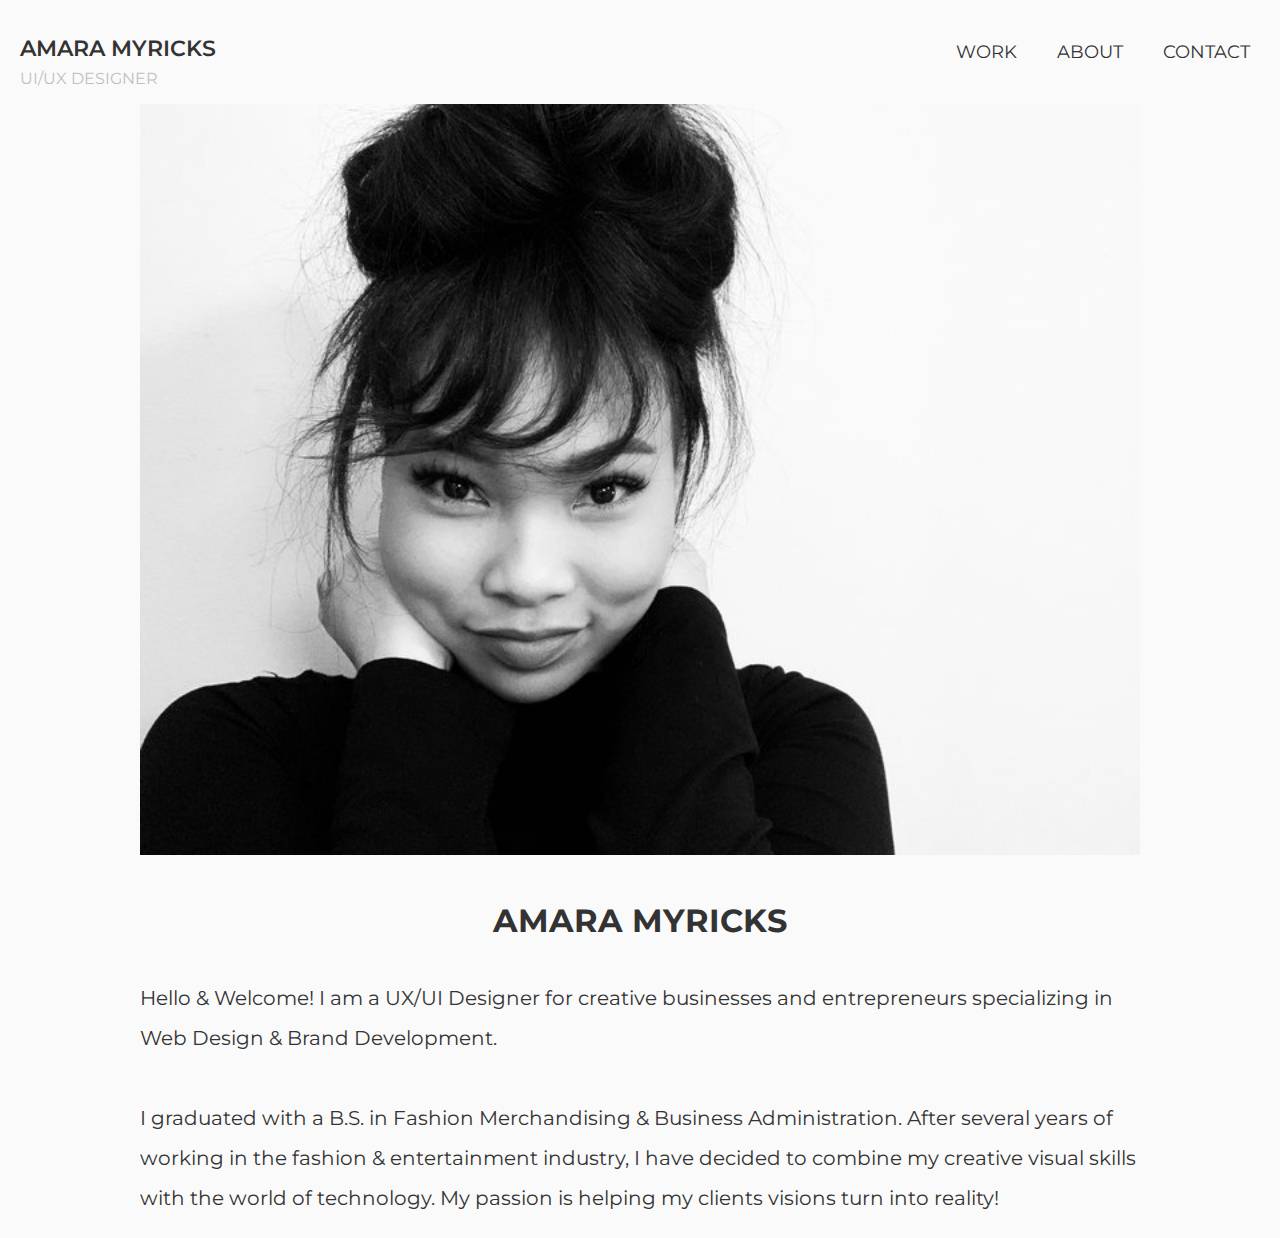
<file: about/about.html>
<!doctype html>
<html class="no-js" lang="">

<head>
  <meta charset="utf-8">
  <title>ABOUT</title>
  <meta name="description" content="">
  <meta name="viewport" content="width=device-width, initial-scale=1">

  <link rel="apple-touch-icon" sizes="180x180" href="apple-touch-icon.png">
  <link rel="icon" type="image/png" sizes="32x32" href="favicon-32x32.png">
  <link rel="icon" type="image/png" sizes="16x16" href="favicon-16x16.png">
  <link rel="manifest" href="site.webmanifest">
  <!-- Place favicon.ico in the root directory -->

  <link rel="stylesheet" href="../css/normalize.css">
  <link rel="stylesheet" href="../css/main.css">
  <link href="https://fonts.googleapis.com/css?family=Montserrat:300,400,500,600,700|Raleway:200,300,400,500,600,700&display=swap" rel="stylesheet">
  <link rel="stylesheet" href="../font-awesome/css/font-awesome.min.css">

  <meta name="theme-color" content="#fafafa">
</head>

<body>
  <!--[if IE]>
    <p class="browserupgrade">You are using an <strong>outdated</strong> browser. Please <a href="https://browsehappy.com/">upgrade your browser</a> to improve your experience and security.</p>
  <![endif]-->

  <!-- Add your site or application content here -->
  <div class="container">
    
      <header>
        <nav class="navbar">
              <span class="navbar-toggle" id="js-navbar-toggle">
                  <i class="fa fa-bars"></i>
              </span>
              <a href="../index.html" class="logo">AMARA MYRICKS <span>UI/UX DESIGNER</span></a>
              <ul class="main-nav" id="js-menu">
                  <li>
                      <a href="../index.html" class="nav-links">WORK</a>
                  </li>
                  <li>
                      <a href="../about/about.html" class="nav-links">ABOUT</a>
                  </li>
                  <li>
                      <a href="../contact/contact.html" class="nav-links">CONTACT</a>
                  </li>
              </ul>
        </nav>
      </header>

    <div class="content-wrapper">
      <div class ="about">
        <div class="main-image"><img src="../img/profile-pic.jpg" alt="about profile image"/></div>
        <h1>AMARA MYRICKS</h1>
        <p>Hello &amp; Welcome! I am a UX/UI Designer for creative businesses and entrepreneurs specializing in Web Design &amp; Brand Development.</p>
        <p>I graduated with a B.S. in Fashion Merchandising &amp; Business Administration. After several years of working in the fashion &amp; entertainment industry, I have decided to combine my creative visual skills with the world of technology. My passion is helping my clients visions turn into reality!</p>
      </div>
     
      <footer></footer>
    </div>
  </div>
  
  
  <script src="../js/vendor/modernizr-3.7.1.min.js"></script>
  <script src="https://code.jquery.com/jquery-3.4.1.min.js" integrity="sha256-CSXorXvZcTkaix6Yvo6HppcZGetbYMGWSFlBw8HfCJo=" crossorigin="anonymous"></script>
  <script>window.jQuery || document.write('<script src="../js/vendor/jquery-3.4.1.min.js"><\/script>')</script>
  <script src="../js/plugins.js"></script>
  <script src="../js/main.js"></script>

  <!-- Google Analytics: change UA-XXXXX-Y to be your site's ID. -->
  <script>
    window.ga = function () { ga.q.push(arguments) }; ga.q = []; ga.l = +new Date;
    ga('create', 'UA-XXXXX-Y', 'auto'); ga('set','transport','beacon'); ga('send', 'pageview')
  </script>
  <script src="https://www.google-analytics.com/analytics.js" async></script>
</body>

</html>
</file>
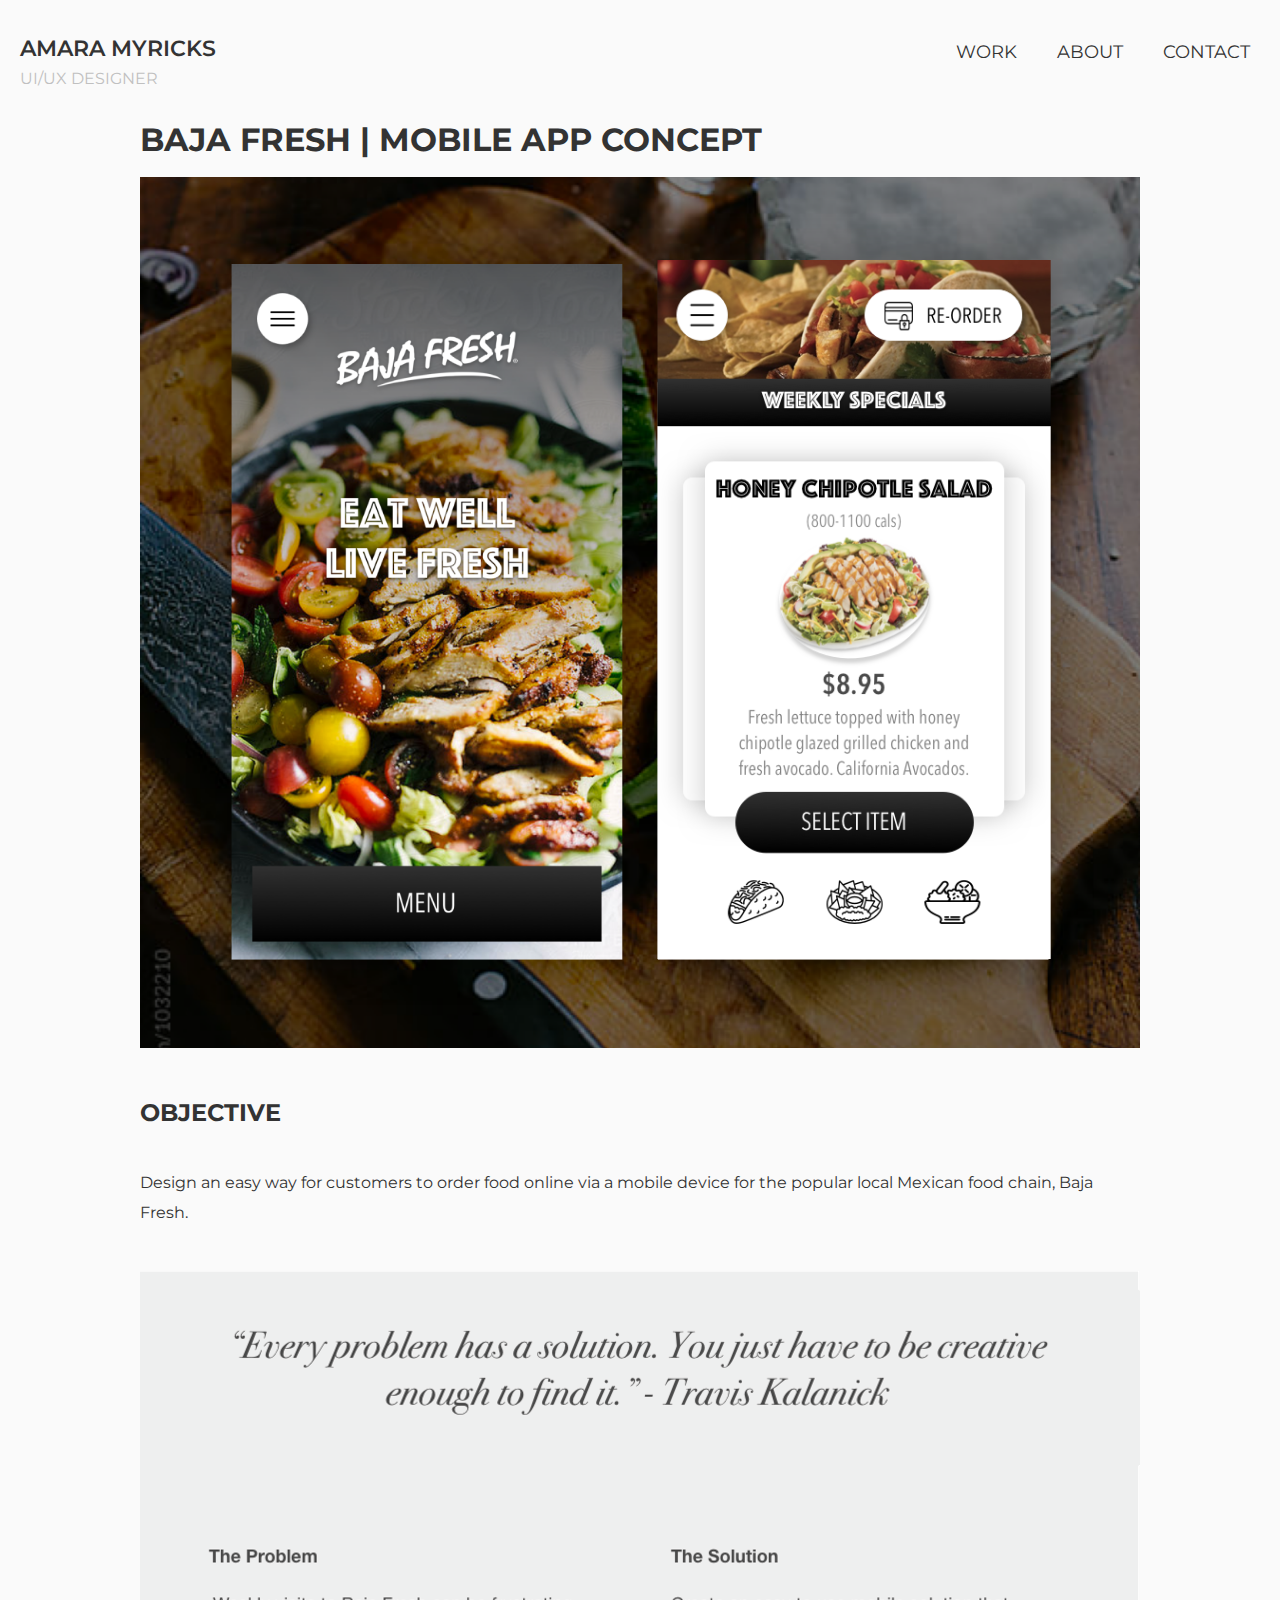
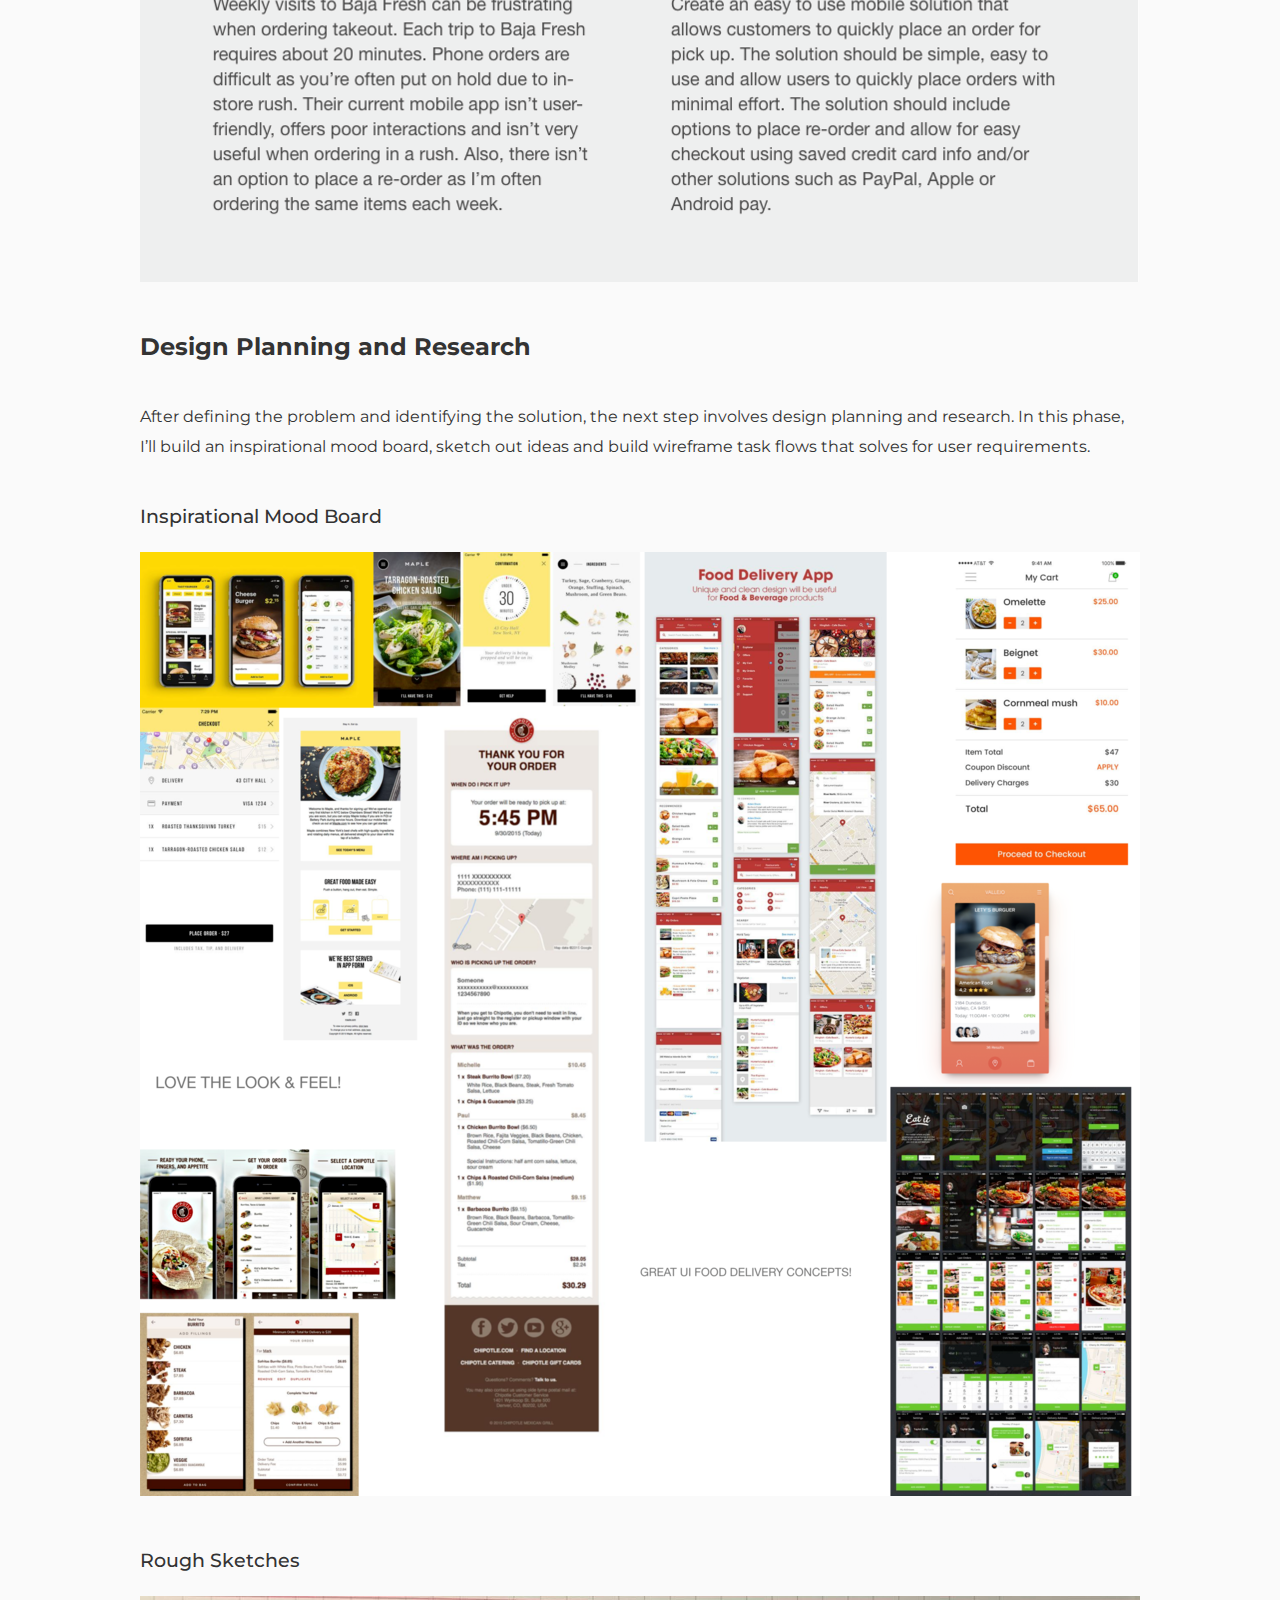
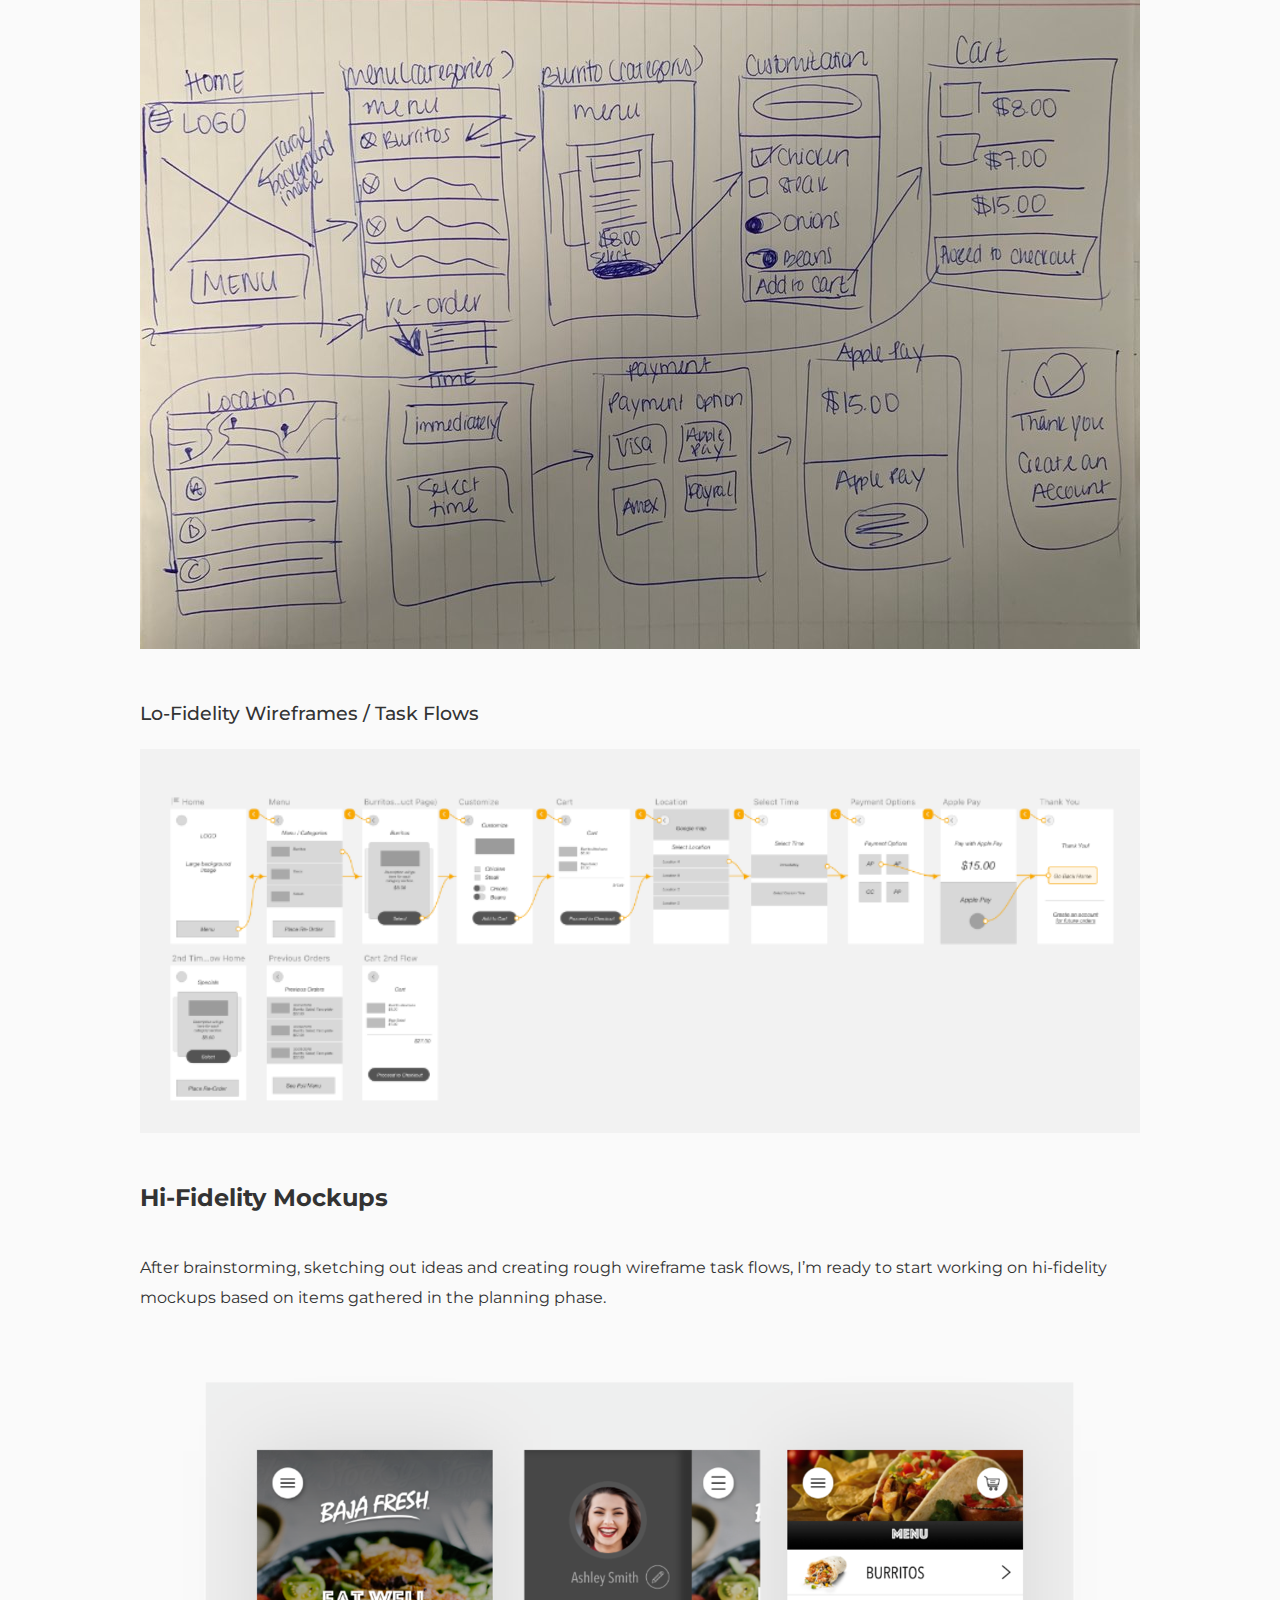
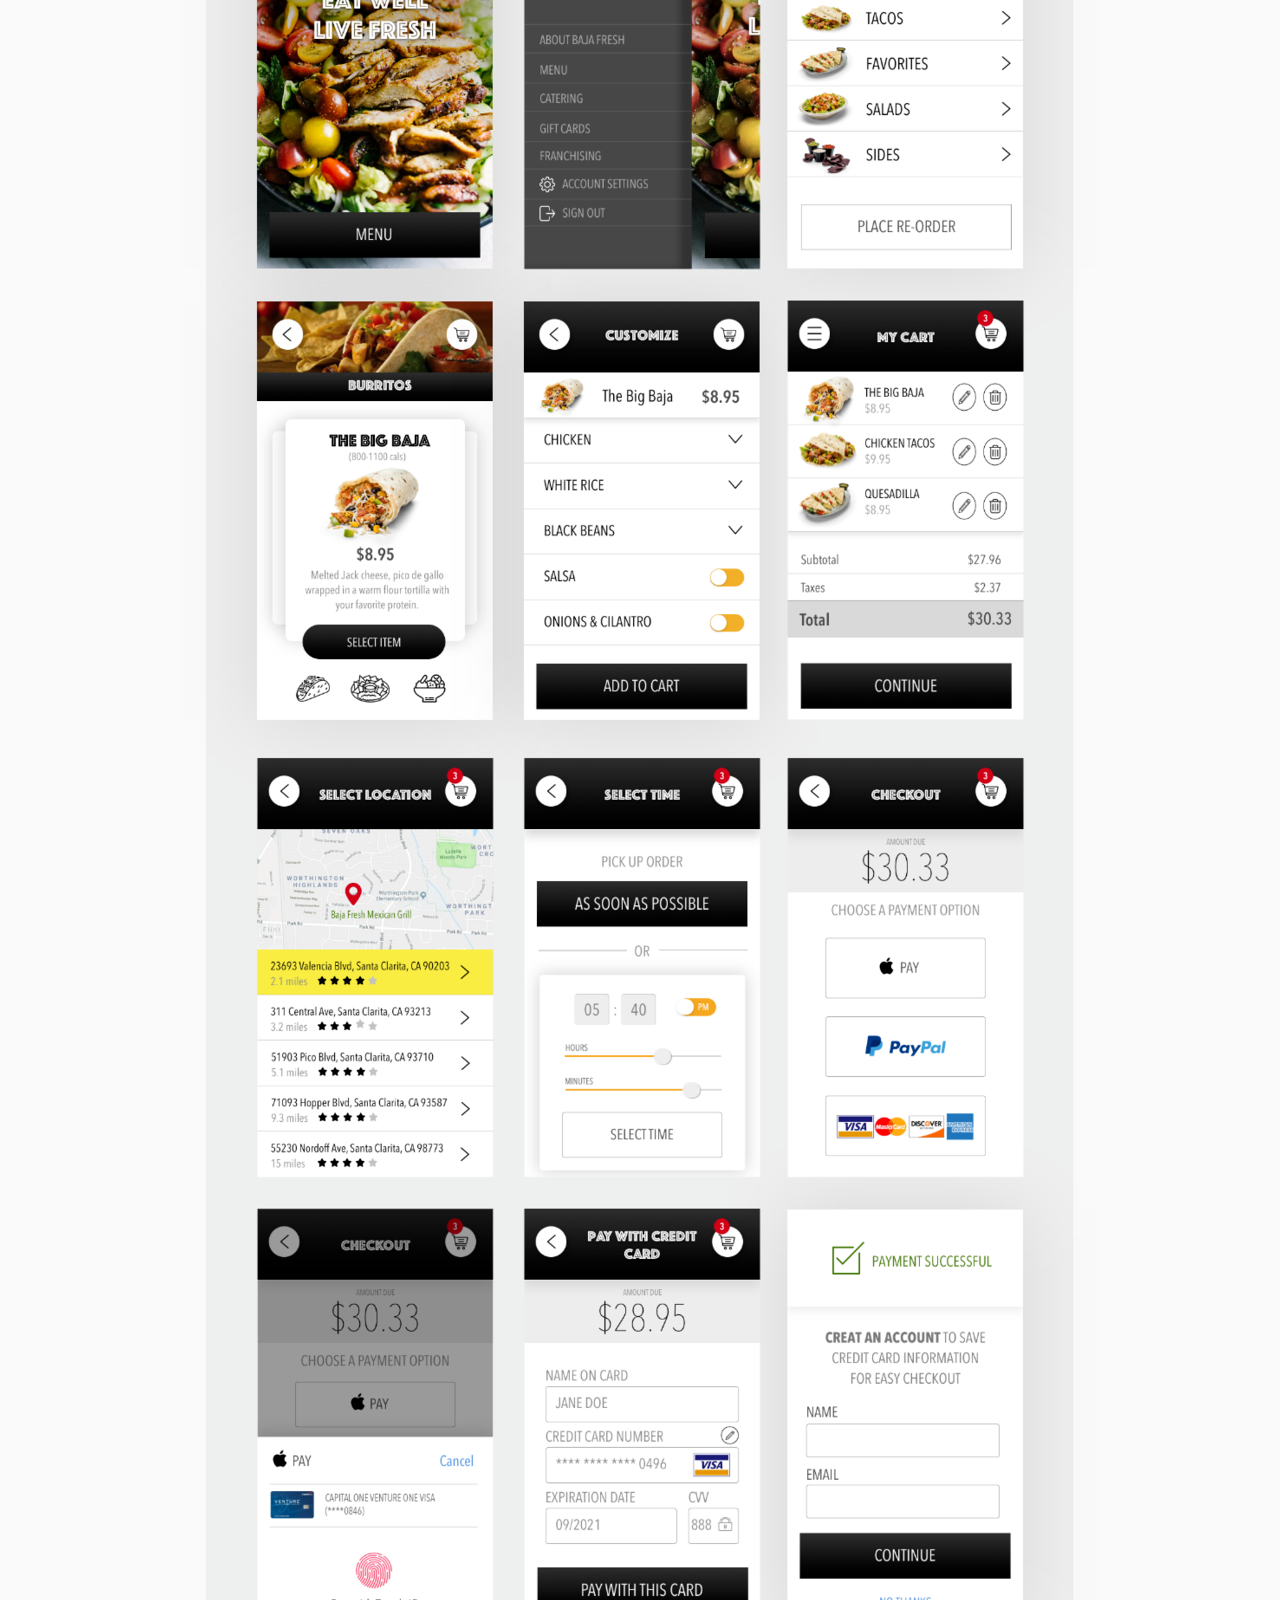
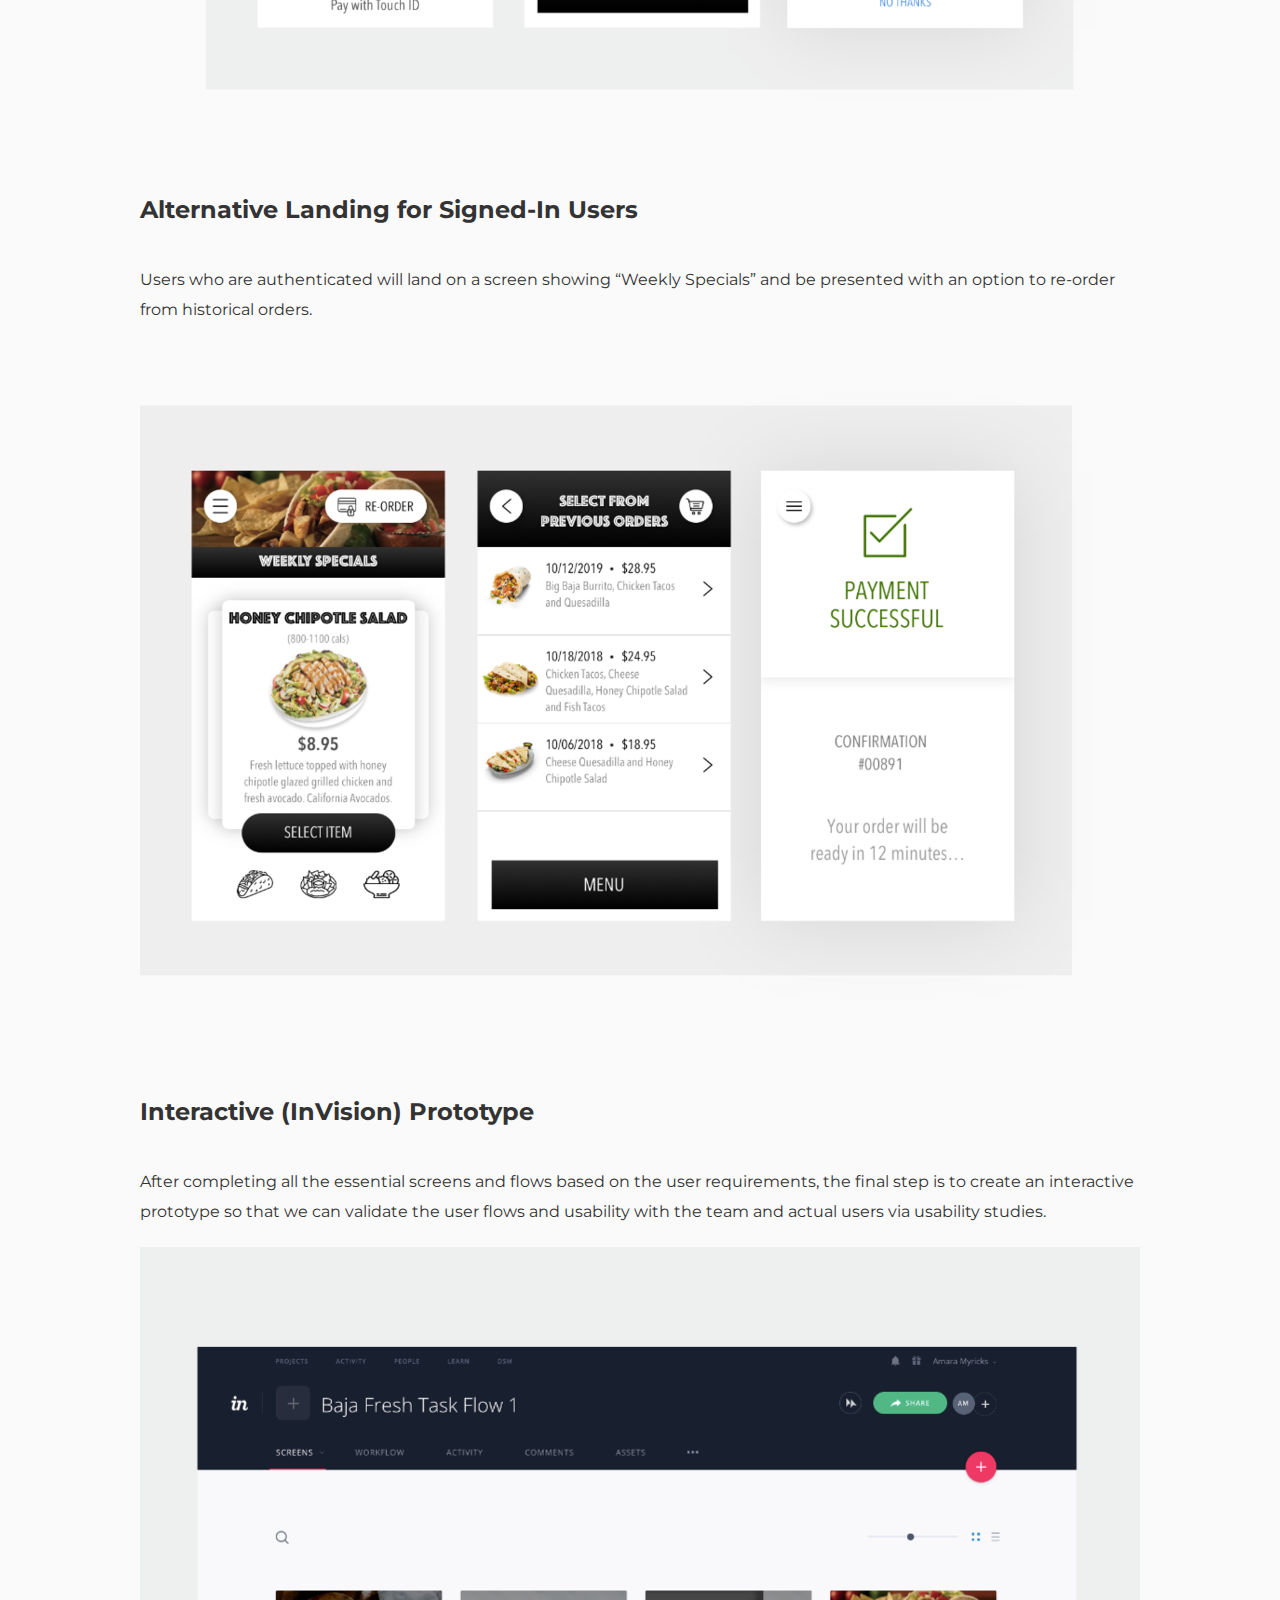
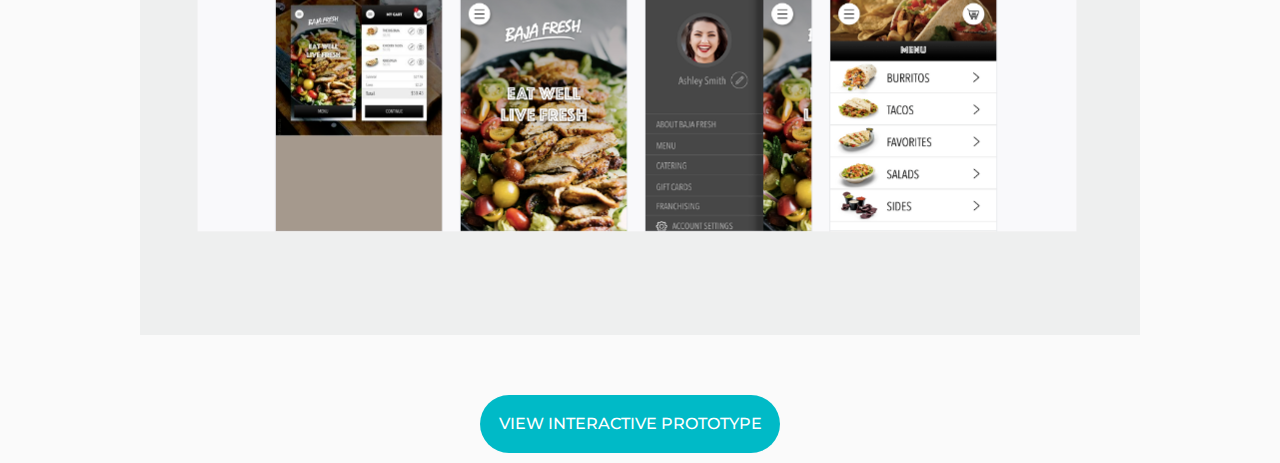
<file: bajafresh/bajafresh.html>
<!doctype html>
<html class="no-js" lang="">

<head>
  <meta charset="utf-8">
  <title>BAJA FRESH | MOBILE APP CONCEPT</title>
  <meta name="description" content="">
  <meta name="viewport" content="width=device-width, initial-scale=1">

  <link rel="apple-touch-icon" sizes="180x180" href="apple-touch-icon.png">
  <link rel="icon" type="image/png" sizes="32x32" href="favicon-32x32.png">
  <link rel="icon" type="image/png" sizes="16x16" href="favicon-16x16.png">
  <link rel="manifest" href="site.webmanifest">
  <!-- Place favicon.ico in the root directory -->

  <link rel="stylesheet" href="../css/normalize.css">
  <link rel="stylesheet" href="../css/main.css">
  <link href="https://fonts.googleapis.com/css?family=Montserrat:300,400,500,600,700|Raleway:200,300,400,500,600,700&display=swap" rel="stylesheet">
  <link rel="stylesheet" href="../font-awesome/css/font-awesome.min.css">

  <meta name="theme-color" content="#fafafa">
</head>

<body>
  <!--[if IE]>
    <p class="browserupgrade">You are using an <strong>outdated</strong> browser. Please <a href="https://browsehappy.com/">upgrade your browser</a> to improve your experience and security.</p>
  <![endif]-->

  <!-- Add your site or application content here -->
  <div class="container">
    
      <header>
        <nav class="navbar">
              <span class="navbar-toggle" id="js-navbar-toggle">
                  <i class="fa fa-bars"></i>
              </span>
              <a href="../index.html" class="logo">AMARA MYRICKS <span>UI/UX DESIGNER</span></a>
              <ul class="main-nav" id="js-menu">
                  <li>
                      <a href="../index.html" class="nav-links">WORK</a>
                  </li>
                  <li>
                      <a href="../about/about.html" class="nav-links">ABOUT</a>
                  </li>
                  <li>
                      <a href="../contact/contact.html" class="nav-links">CONTACT</a>
                  </li>
              </ul>
        </nav>
      </header>

    <div class="content-wrapper">
      <div>
        <h1>BAJA FRESH | MOBILE APP CONCEPT</h1>
        <div class="main-image"><img src="../img/baja-hero.png" alt="baja fresh"/></div>
      </div>
      
      <div>
        <h2>OBJECTIVE</h2>
        <p>Design an easy way for customers to order food online via a mobile device for the popular local Mexican food chain, Baja Fresh.</p>
        <div class="main-image"><img src="../img/baja-quote.png" alt="baja quote"/></div>
      </div>

        
      
      <div>
        <h2>Design Planning and Research</h2>
        <p>After defining the problem and identifying the solution, the next step involves design planning and research. In this phase, I’ll build an inspirational mood board, sketch out ideas and build wireframe task flows that solves for user requirements.</p>
      </div>

      <div>
        <h3>Inspirational Mood Board</h3>
        <div class="main-image"><img src="../img/baja-moodboard.png" alt="baja moodboard"/></div>
      </div>

      <div>
        <h3>Rough Sketches</h3>
        <div class="main-image"><img src="../img/baja-roughsketch.jpg" alt="baja rough sketch"/></div>
      </div>

      <div id="lofi">
        <h3>Lo-Fidelity Wireframes / Task Flows</h3>
        <div class="main-image"><img src="../img/baja-lofi-wireframe.png" alt="baja lo-fi wireframe"/></div>
      </div>

      <div>
        <h2>Hi-Fidelity Mockups</h2>
        <p>After brainstorming, sketching out ideas and creating rough wireframe task flows, I’m ready to start working on hi-fidelity mockups based on items gathered in the planning phase.</p>
        <div class="main-image"><img src="../img/baja-hifimockup.png" alt="baja hi-fi mockup"/></div>
      </div>
      
      <div>
        <h2>Alternative Landing for Signed-In Users</h2>
        <p>Users who are authenticated will land on a screen showing “Weekly Specials” and be presented with an option to re-order from historical orders.</p>
        <div class="main-image"><img src="../img/baja-alternative-landing.png" alt="baja alternative landing"/></div>
      </div>
      
      <div>
        <h2>Interactive (InVision) Prototype </h2>
        <p>After completing all the essential screens and flows based on the user requirements, the final step is to create an interactive prototype so that we can validate the user flows and usability with the team and actual users via usability studies.</p>
        <div class="main-image"><img src="../img/baja-prototype.png" alt="baja invision prototype"/>
      </div>
      
      <section>
            <div class="content-wrapper">
              <a href="https://projects.invisionapp.com/share/P5SYUOCU8DQ#/screens" target="_blank">
              <input type="button" value="View Interactive Prototype">
              </a>
            </div>
      </section>  
      <footer></footer>
    </div>
  </div>
  
  
  <script src="../js/vendor/modernizr-3.7.1.min.js"></script>
  <script src="https://code.jquery.com/jquery-3.4.1.min.js" integrity="sha256-CSXorXvZcTkaix6Yvo6HppcZGetbYMGWSFlBw8HfCJo=" crossorigin="anonymous"></script>
  <script>window.jQuery || document.write('<script src="../js/vendor/jquery-3.4.1.min.js"><\/script>')</script>
  <script src="../js/plugins.js"></script>
  <script src="../js/main.js"></script>

  <!-- Google Analytics: change UA-XXXXX-Y to be your site's ID. -->
  <script>
    window.ga = function () { ga.q.push(arguments) }; ga.q = []; ga.l = +new Date;
    ga('create', 'UA-XXXXX-Y', 'auto'); ga('set','transport','beacon'); ga('send', 'pageview')
  </script>
  <script src="https://www.google-analytics.com/analytics.js" async></script>
</body>

</html>
</file>
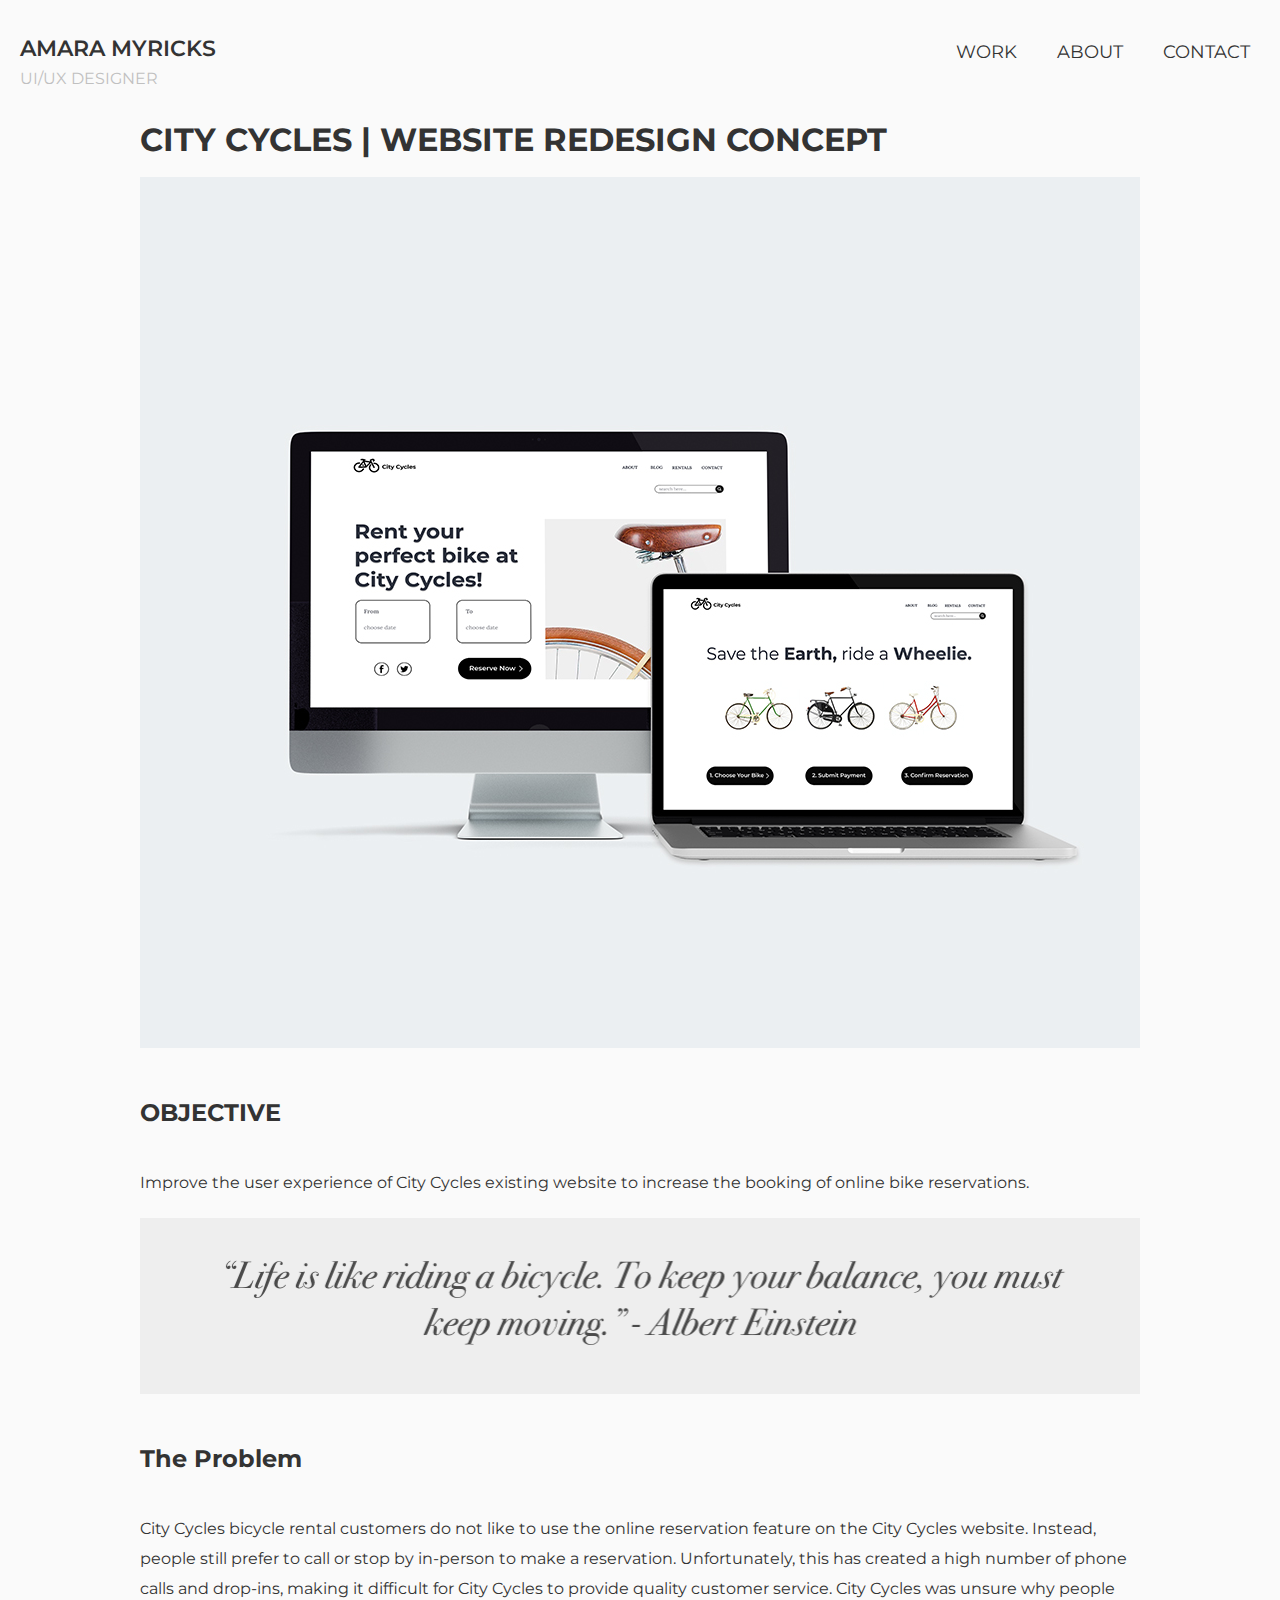
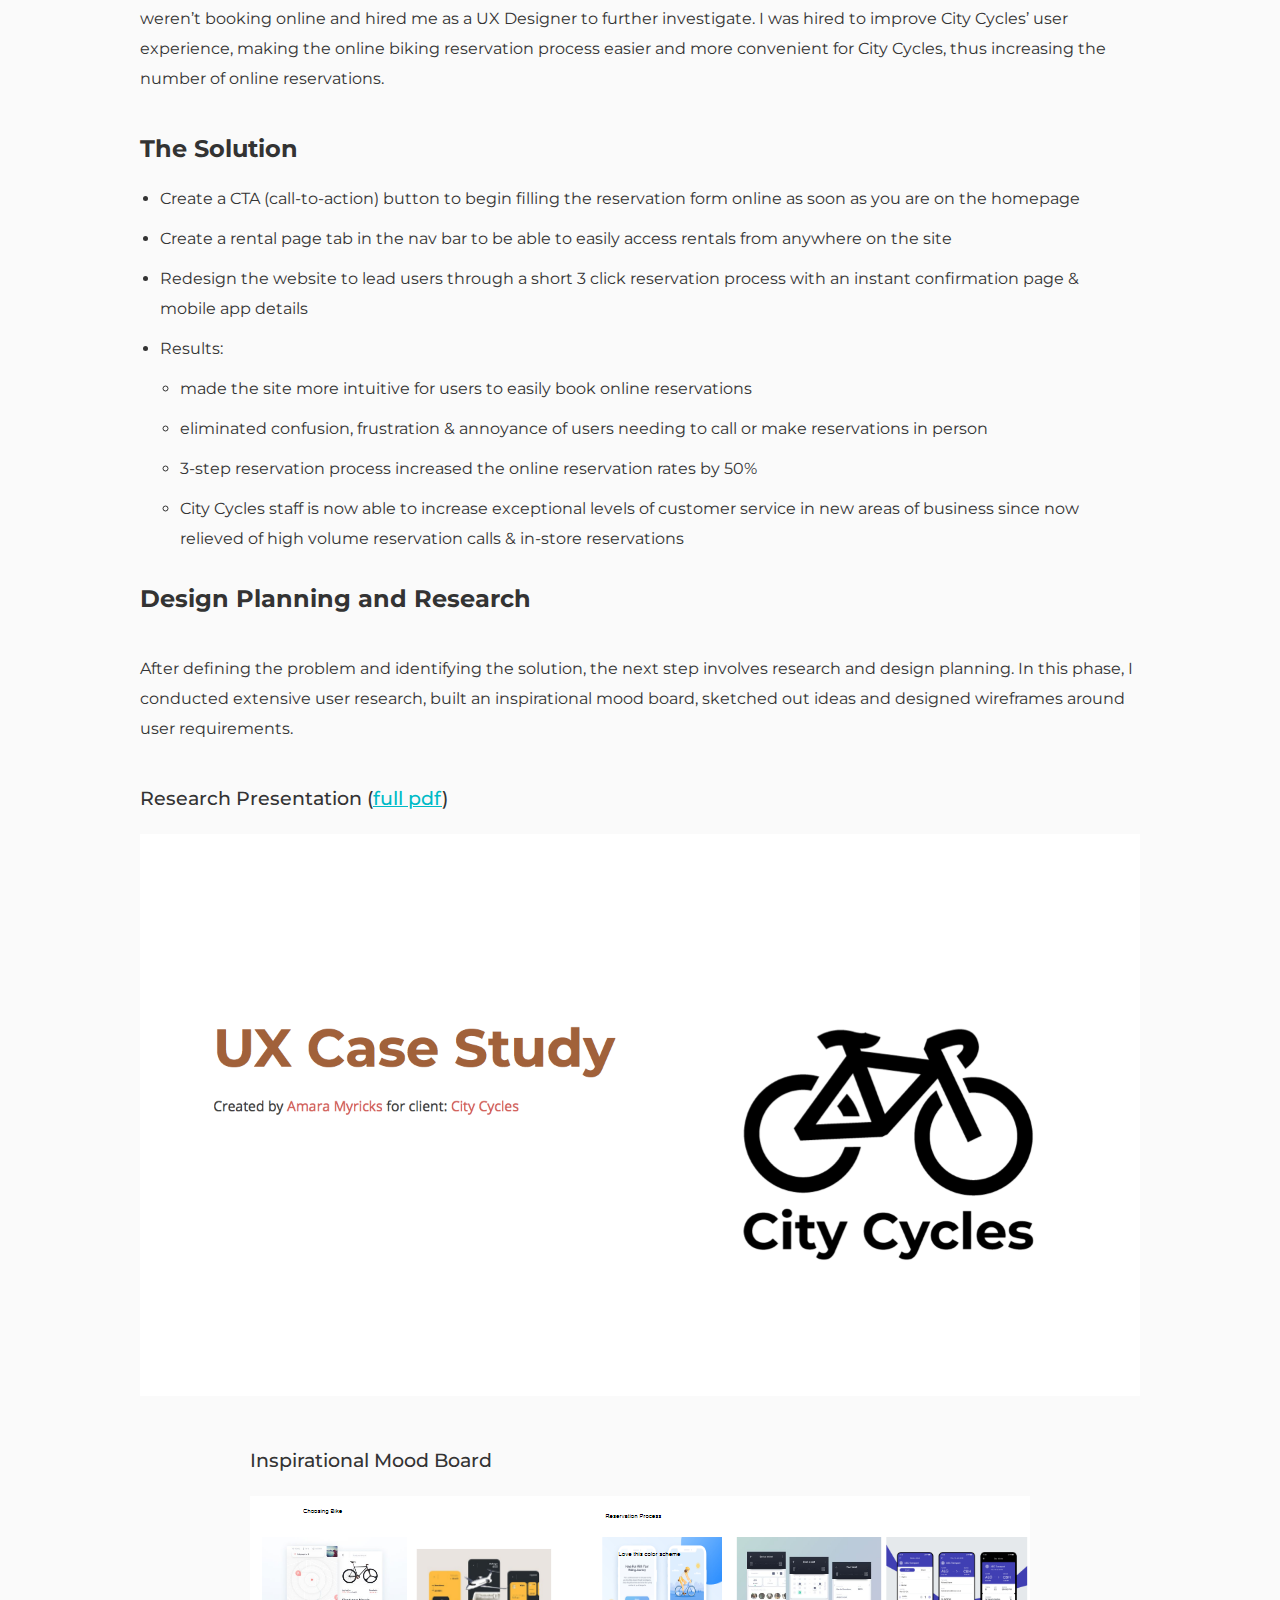
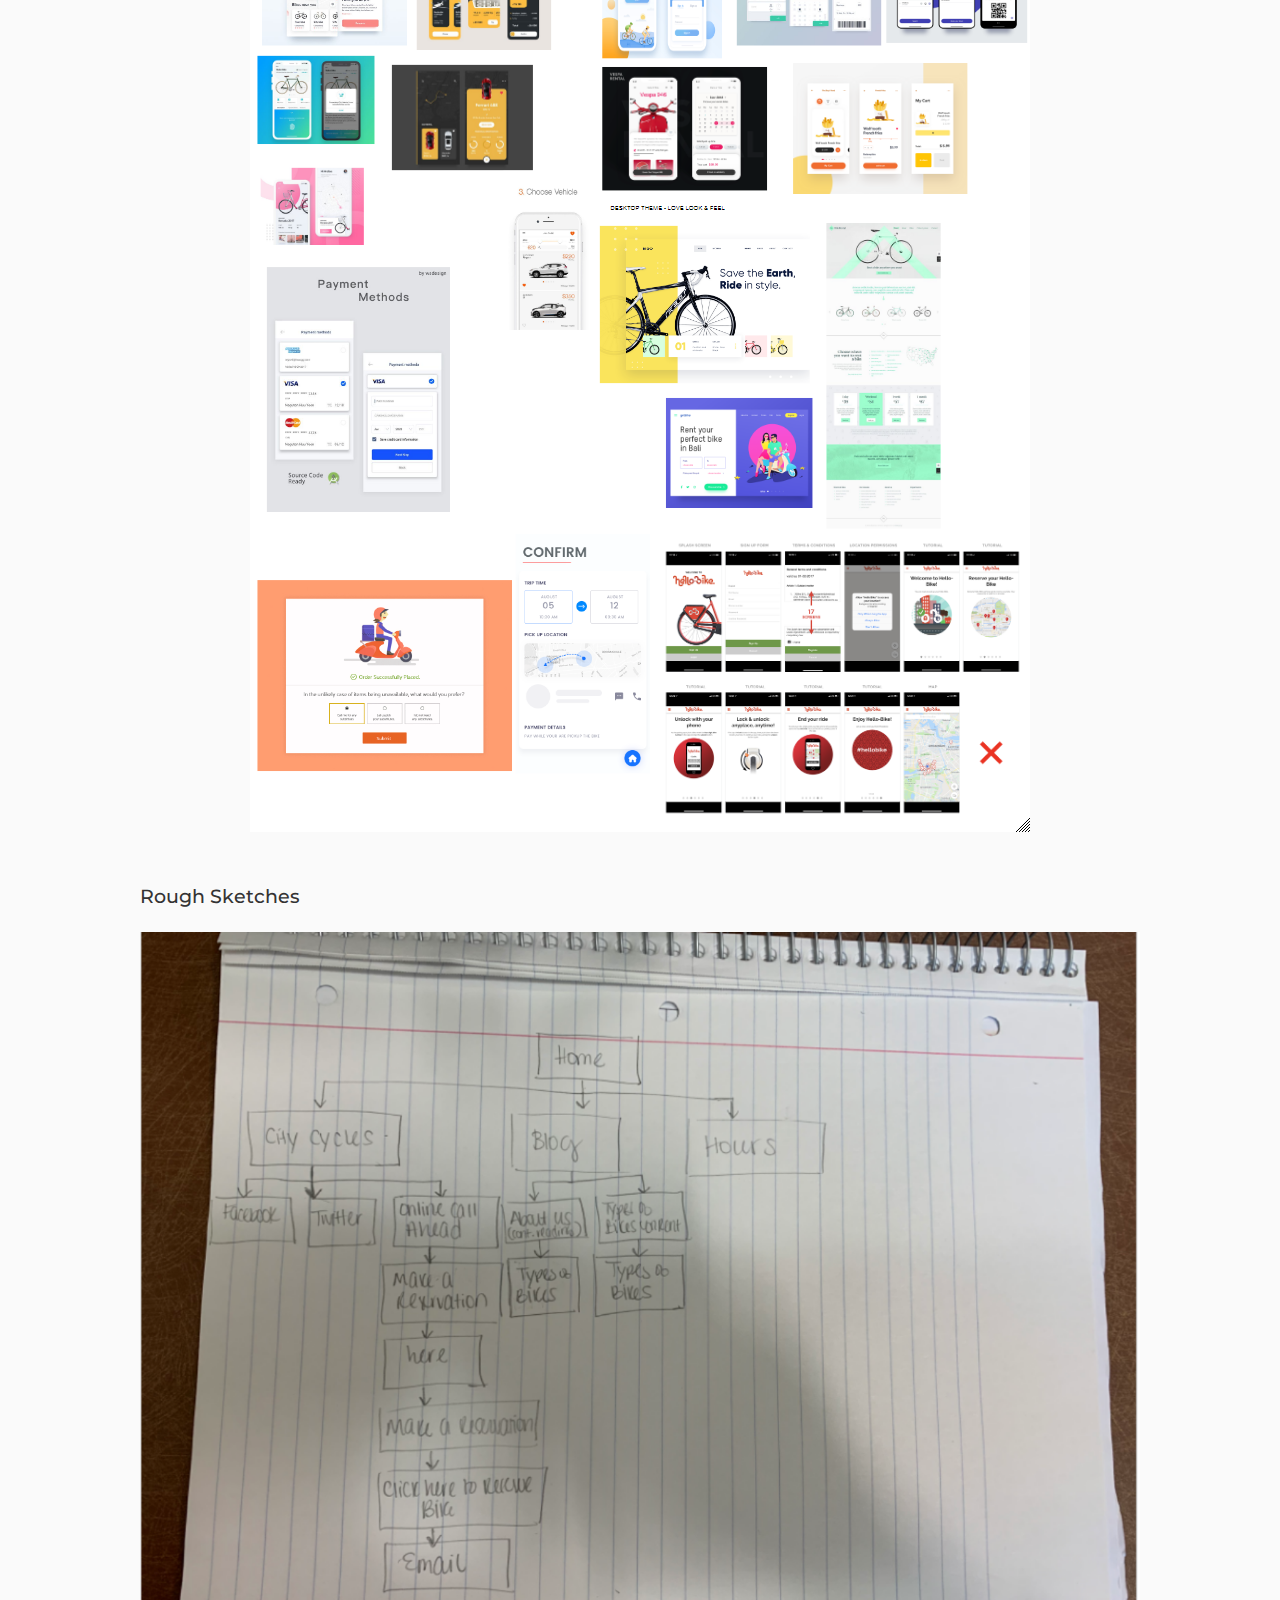
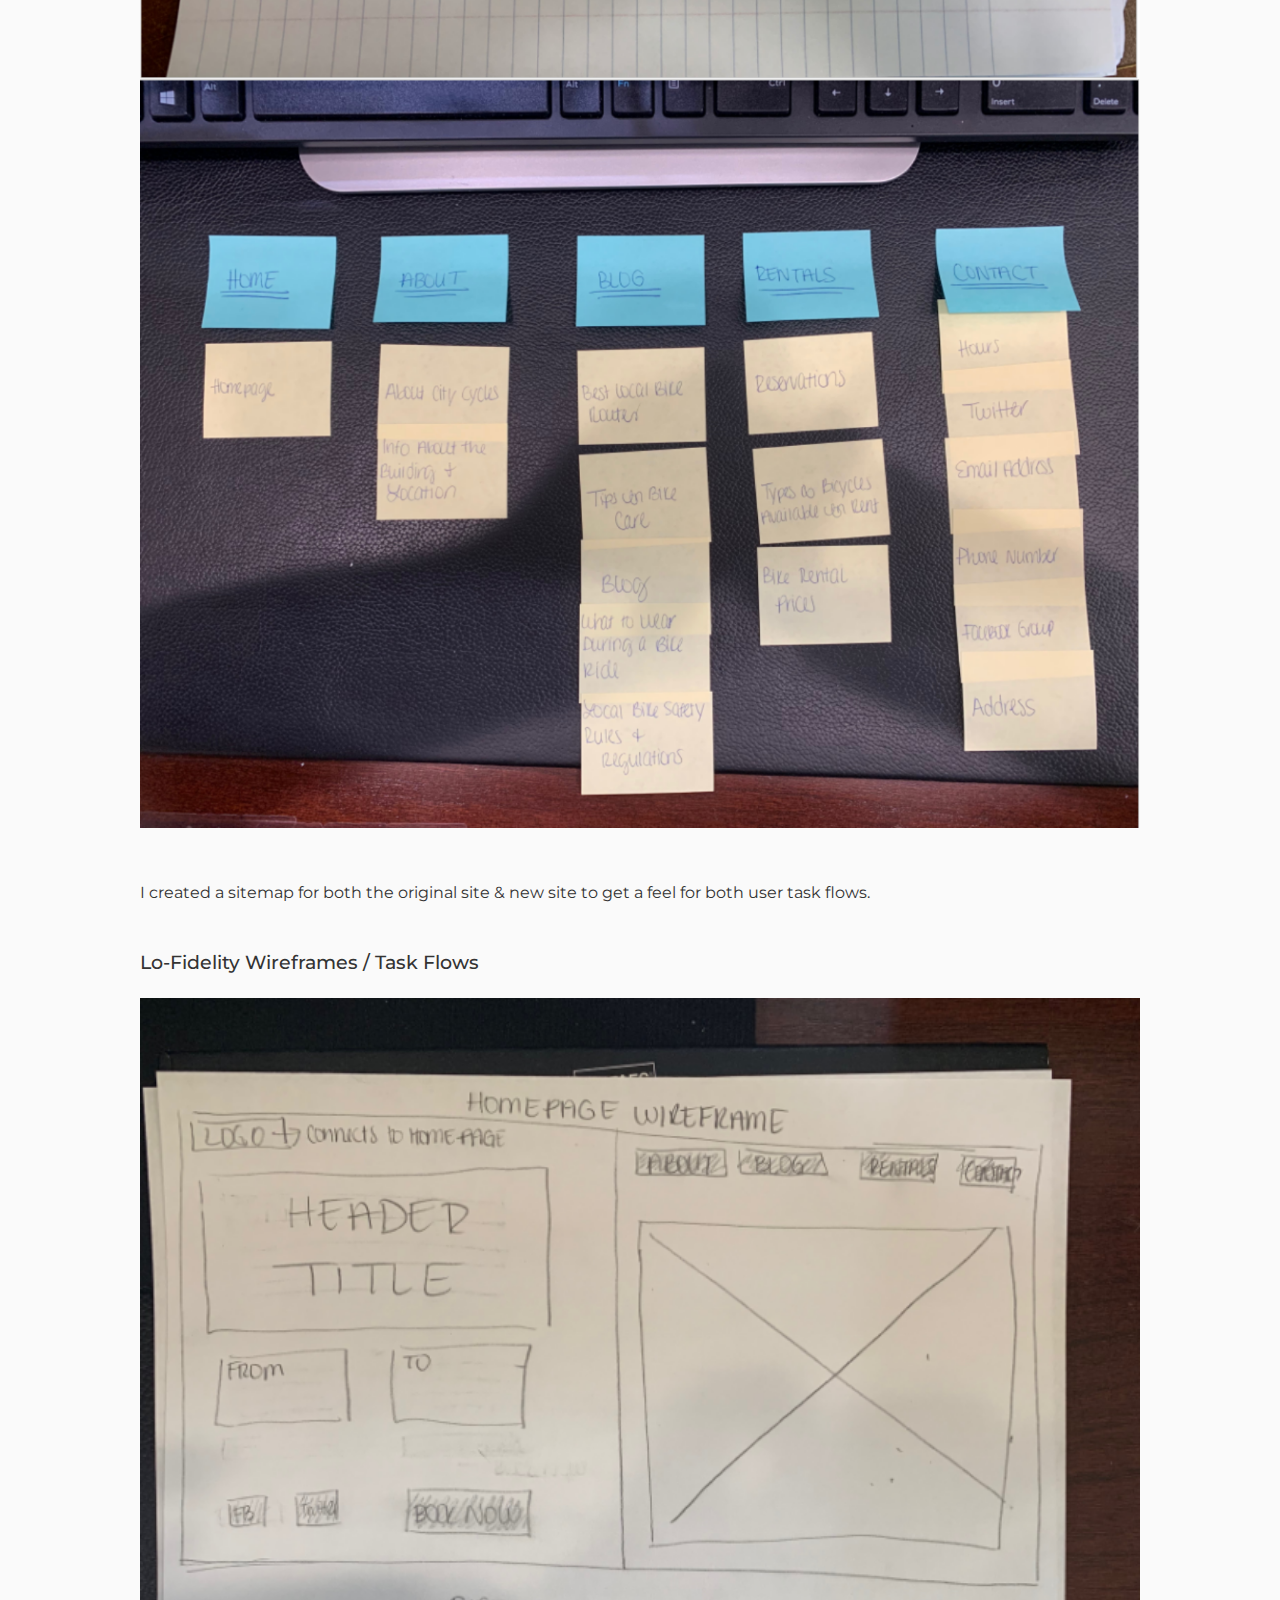
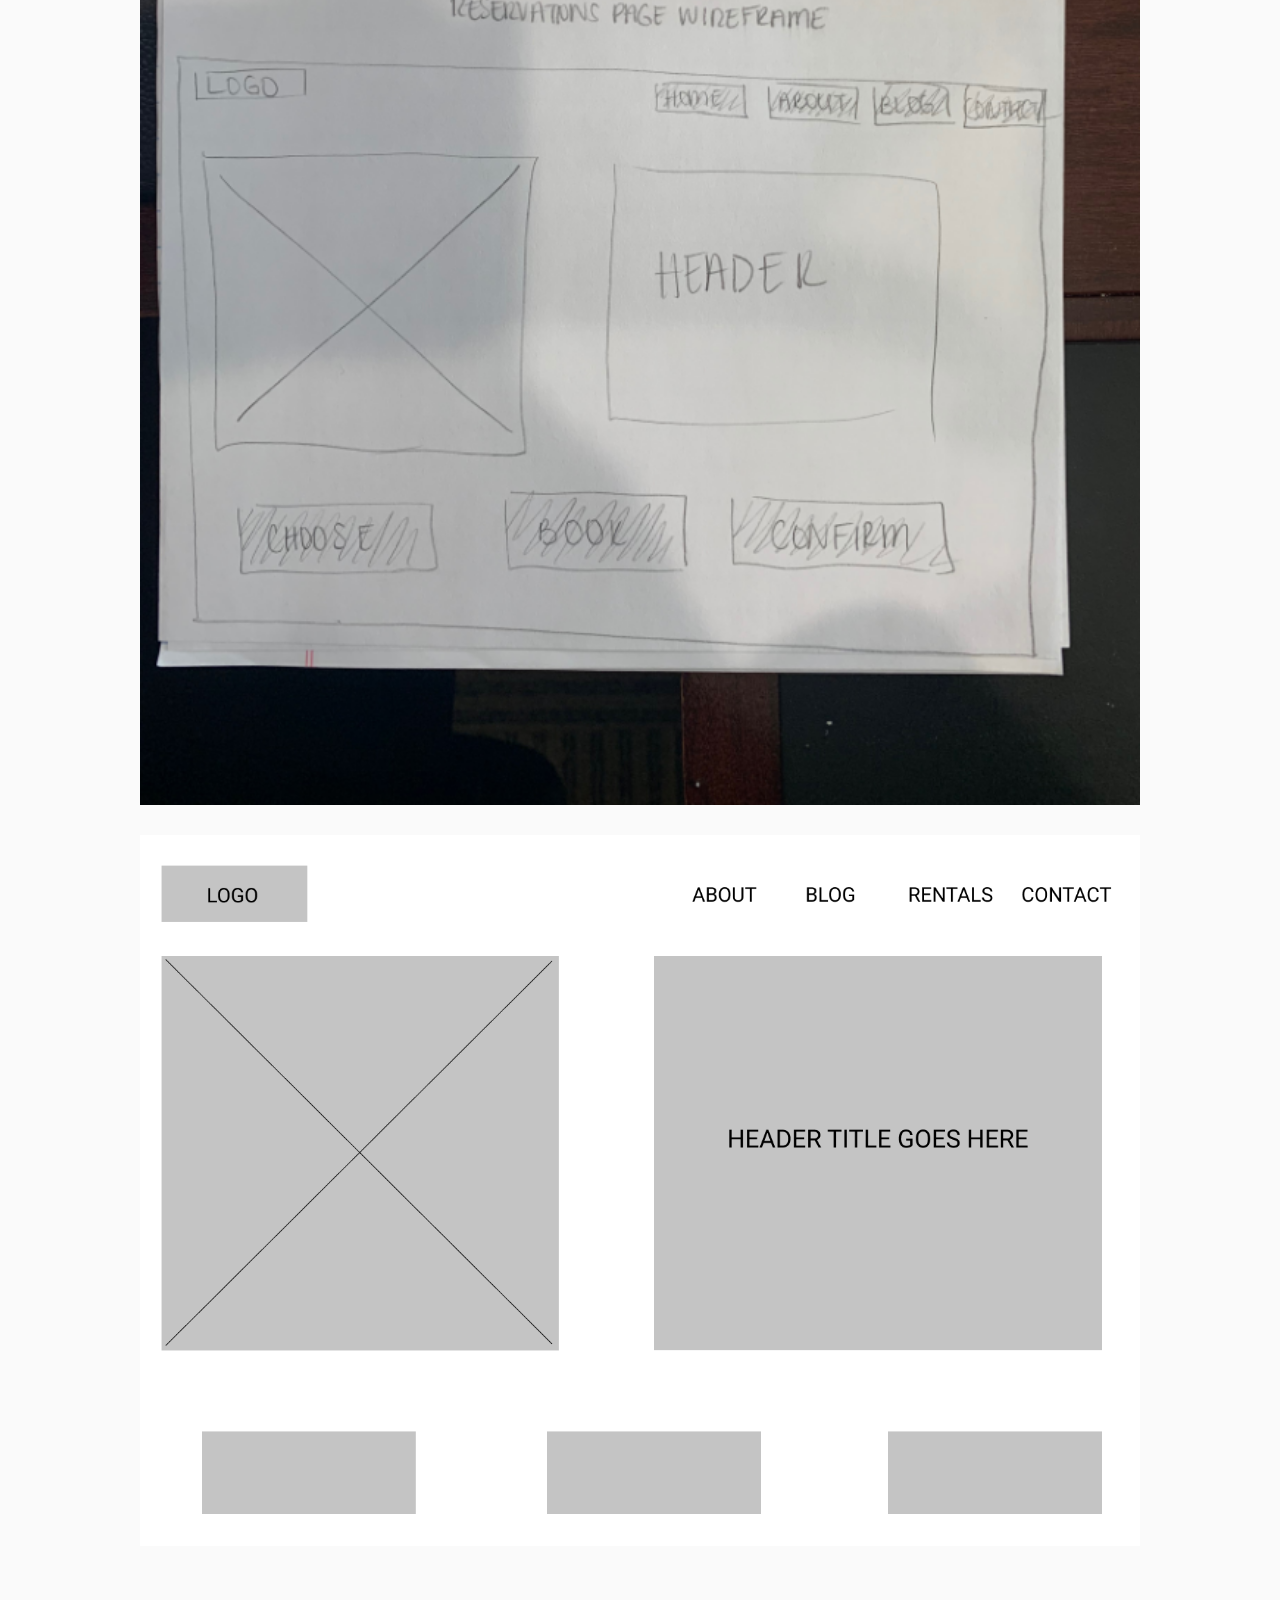
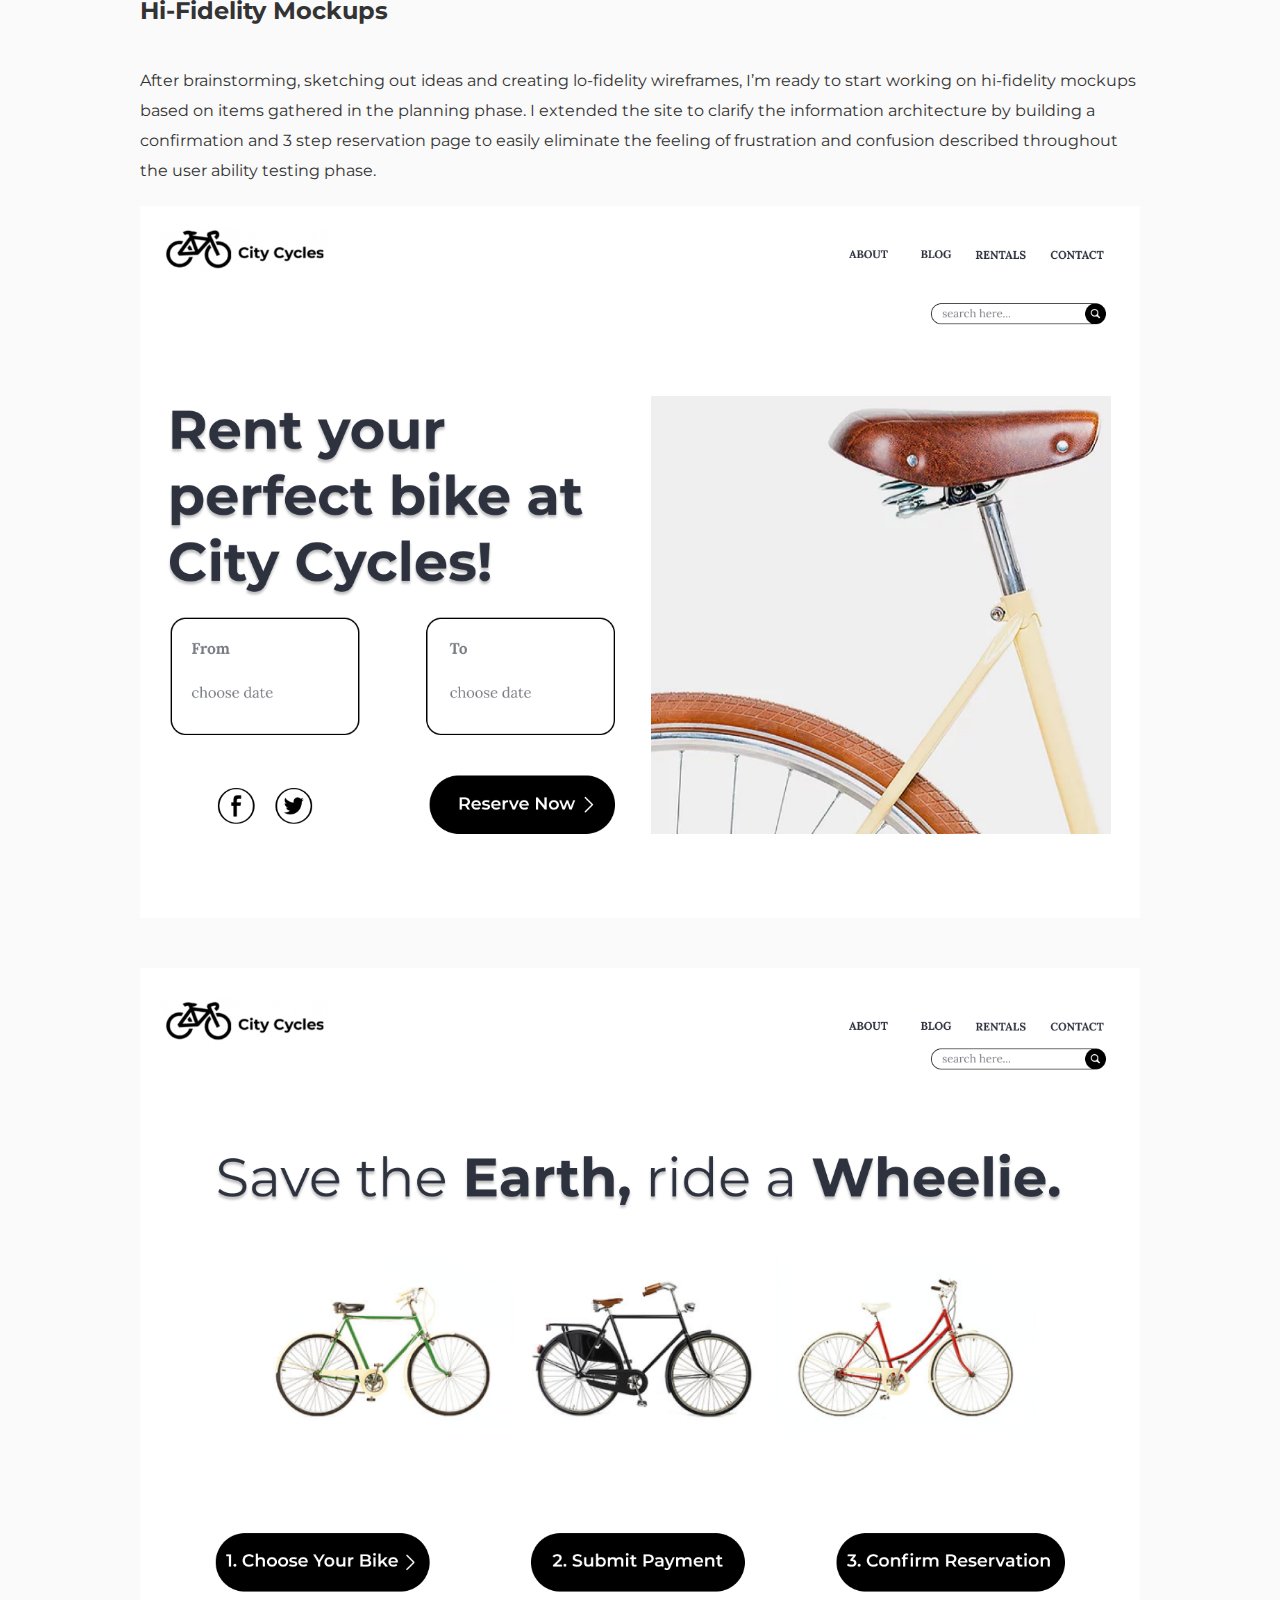
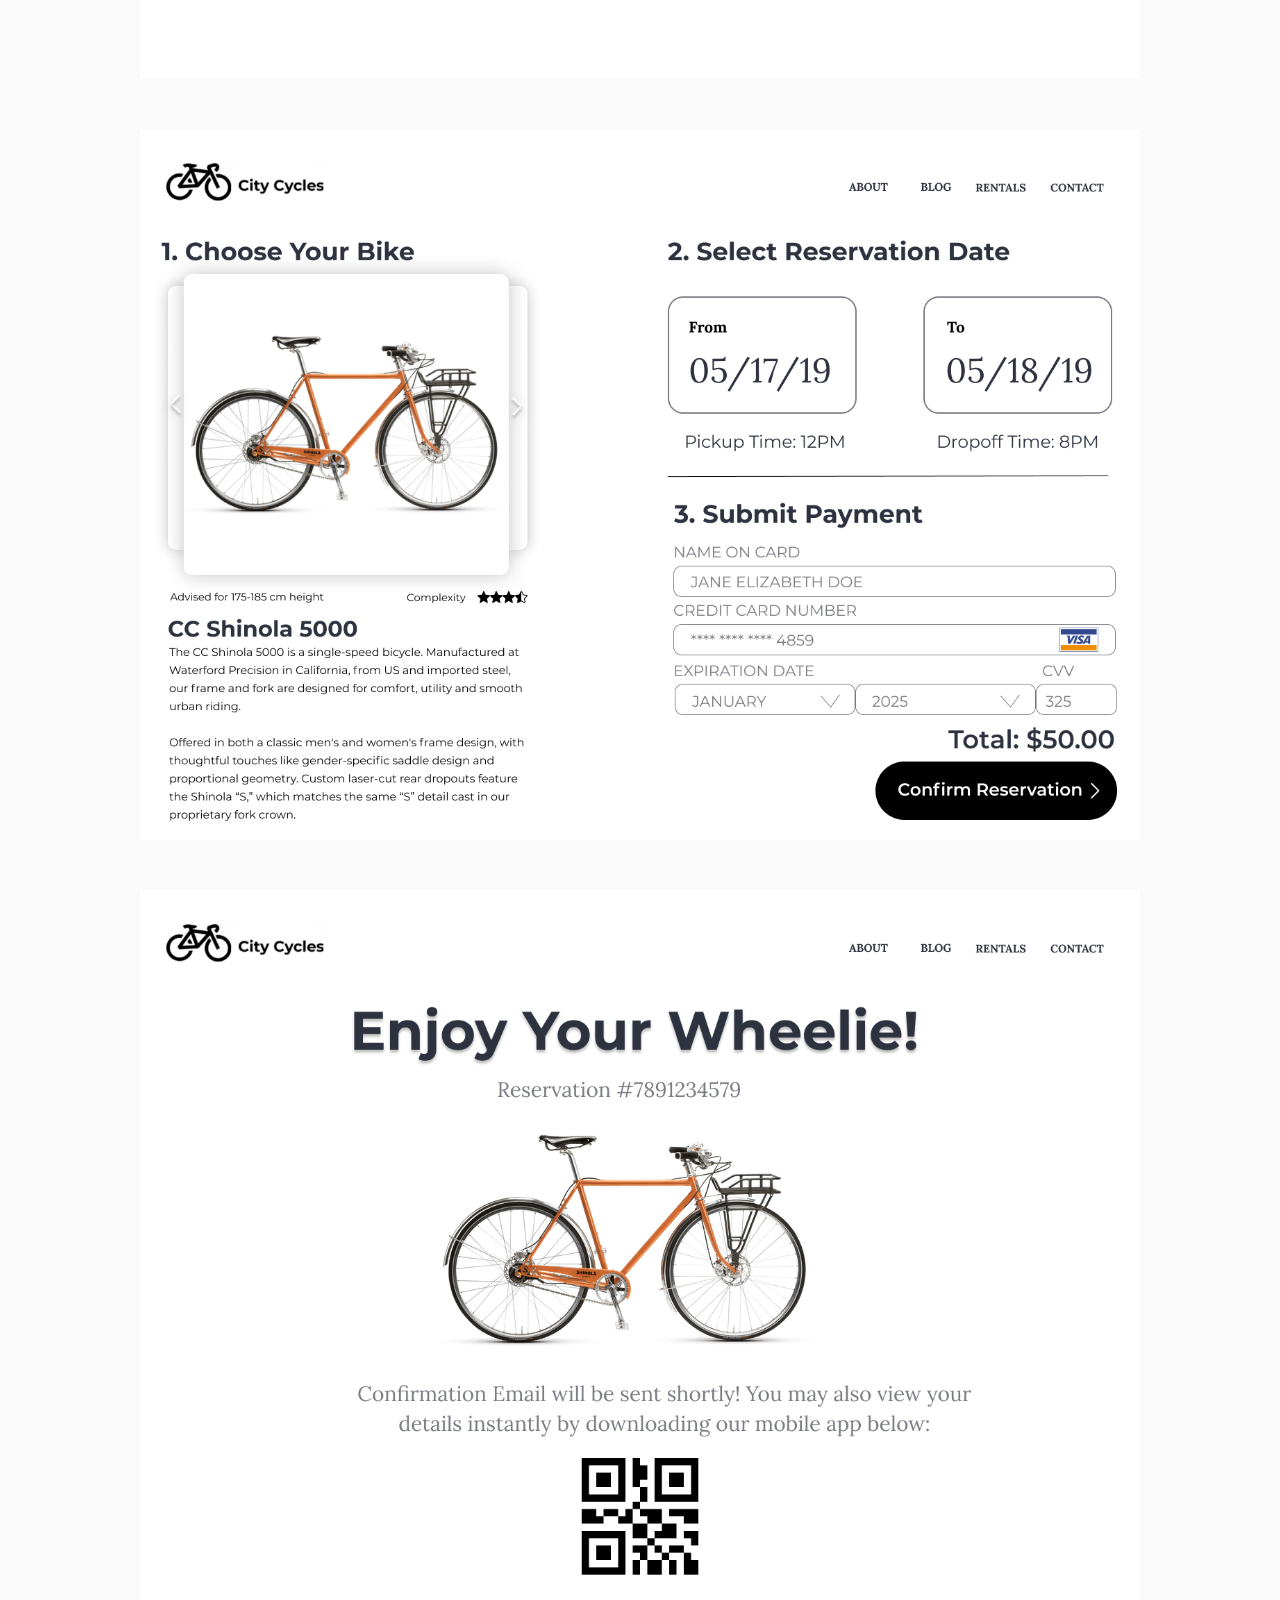
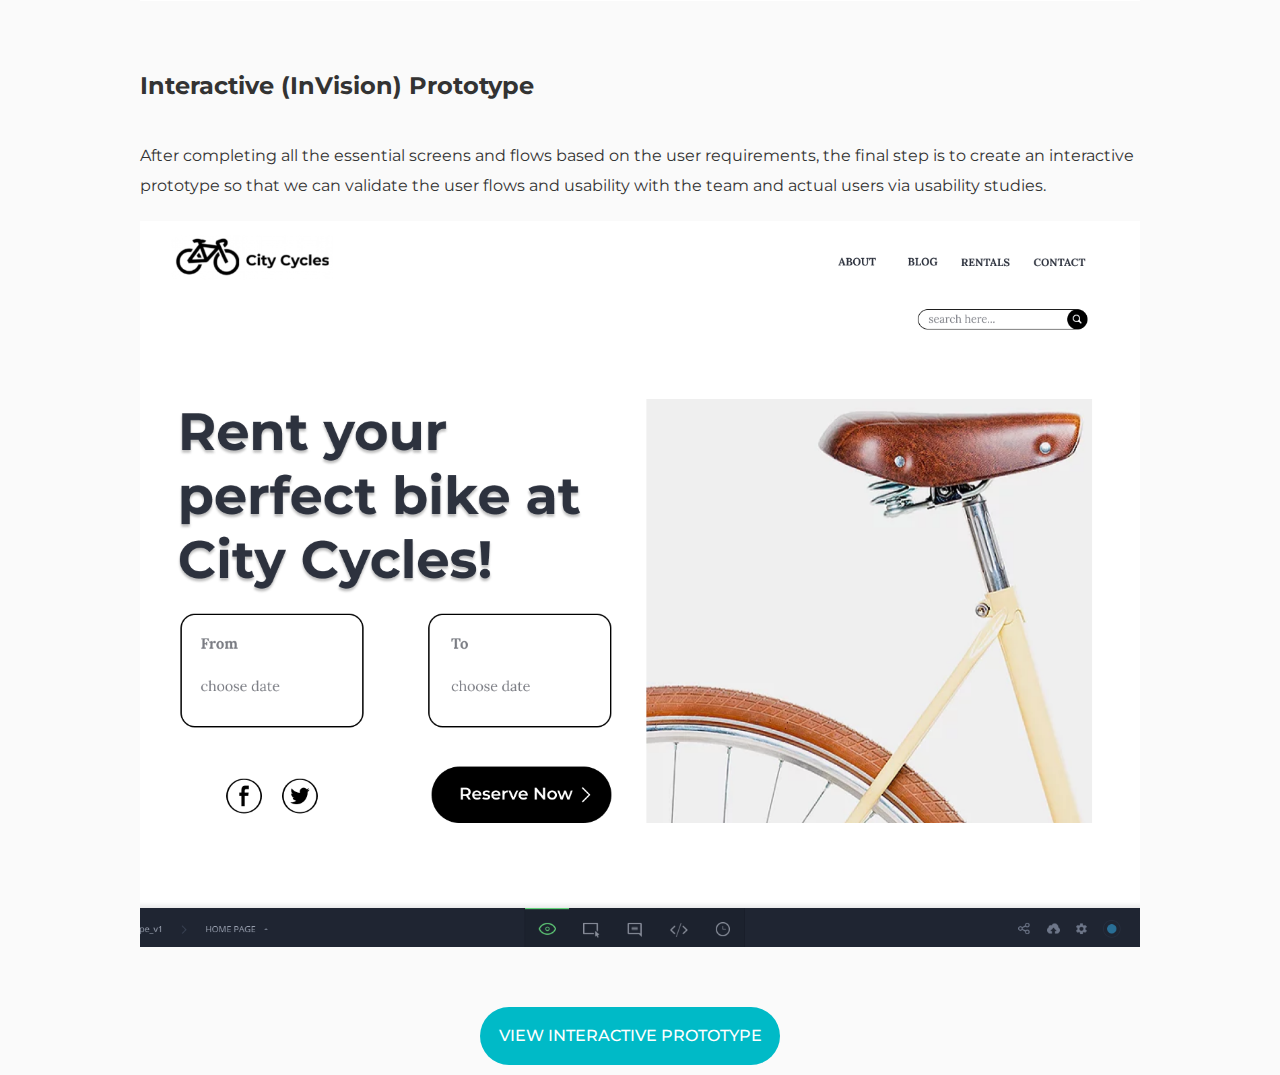
<file: citycycles/citycycles.html>
<!doctype html>
<html class="no-js" lang="">

<head>
  <meta charset="utf-8">
  <title>CITY CYCLES | WEBSITE REDESIGN CONCEPT</title>
  <meta name="description" content="">
  <meta name="viewport" content="width=device-width, initial-scale=1">

  <link rel="apple-touch-icon" sizes="180x180" href="apple-touch-icon.png">
  <link rel="icon" type="image/png" sizes="32x32" href="favicon-32x32.png">
  <link rel="icon" type="image/png" sizes="16x16" href="favicon-16x16.png">
  <link rel="manifest" href="site.webmanifest">
  <!-- Place favicon.ico in the root directory -->

  <link rel="stylesheet" href="../css/normalize.css">
  <link rel="stylesheet" href="../css/main.css">
  <link href="https://fonts.googleapis.com/css?family=Montserrat:300,400,500,600,700|Raleway:200,300,400,500,600,700&display=swap" rel="stylesheet">
  <link rel="stylesheet" href="../font-awesome/css/font-awesome.min.css">

  <meta name="theme-color" content="#fafafa">
</head>

<body>
  <!--[if IE]>
    <p class="browserupgrade">You are using an <strong>outdated</strong> browser. Please <a href="https://browsehappy.com/">upgrade your browser</a> to improve your experience and security.</p>
  <![endif]-->

  <!-- Add your site or application content here -->
  <div class="container">
    
      <header>
        <nav class="navbar">
              <span class="navbar-toggle" id="js-navbar-toggle">
                  <i class="fa fa-bars"></i>
              </span>
              <a href="../index.html" class="logo">AMARA MYRICKS <span>UI/UX DESIGNER</span></a>
              <ul class="main-nav" id="js-menu">
                  <li>
                      <a href="../index.html" class="nav-links">WORK</a>
                  </li>
                  <li>
                      <a href="../about/about.html" class="nav-links">ABOUT</a>
                  </li>
                  <li>
                      <a href="../contact/contact.html" class="nav-links">CONTACT</a>
                  </li>
              </ul>
        </nav>
      </header>

    <div class="content-wrapper">
      <div>
        <h1>CITY CYCLES | WEBSITE REDESIGN CONCEPT</h1>
        <div class="main-image"><img src="../img/cc-new-hero.jpg" alt="baja fresh"/></div>
      </div>
      
      <div>
        <h2>OBJECTIVE</h2>
        <p>Improve the user experience of City Cycles existing website to increase the booking of online bike reservations.</p>
        <div class="main-image"><img src="../img/cc-quote.png" alt="baja quote"/></div>
      </div>
 
      <div>
        <h2>The Problem</h2>
        <p>City Cycles bicycle rental customers do not like to use the online reservation feature on the City Cycles website. Instead, people still prefer to call or stop by in-person to make a reservation. Unfortunately, this has created a high number of phone calls and drop-ins, making it difficult for City Cycles to provide quality customer service. City Cycles was unsure why people weren’t booking online and hired me as a UX Designer to further investigate. I was hired to improve City Cycles’ user experience, making the online biking reservation process easier and more convenient for City Cycles, thus increasing the number of online reservations.</p>
      </div>

      <div class="solution">
        <h2>The Solution</h2>
          <div id="bullet-group-1">
          <ul style="list-style-type:disc;">
            <li>Create a CTA (call-to-action) button to begin filling the reservation form online as soon as you are on the homepage </li>
            <li>Create a rental page tab in the nav bar to be able to easily access rentals from anywhere on the site</li>
            <li>Redesign the website to lead users through a short 3 click reservation process with an instant confirmation page &amp; mobile app details</li>
            <li>Results:</li>
          </div>
              <div id="bullet-group-2">
                <ul style="list-style-type:circle;">
                    <li>made the site more intuitive for users to easily book online reservations</li>
                    <li>eliminated confusion, frustration &amp; annoyance of users needing to call or make reservations in person</li>
                    <li>3-step reservation process increased the online reservation rates by 50%</li>
                    <li>City Cycles staff is now able to increase exceptional levels of customer service in new areas of business since now relieved of high volume reservation calls &amp; in-store reservations</li>
                </ul>
              </div>
          </ul>
      </div>

      <div>
        <h2>Design Planning and Research</h2>
        <p>After defining the problem and identifying the solution, the next step involves research and design planning. In this phase, I conducted extensive user research, built an inspirational mood board, sketched out ideas and designed wireframes around user requirements.</p>
      </div>

      <div>
          <h3>Research Presentation (<a href="https://documentcloud.adobe.com/link/track?uri=urn%3Aaaid%3Ascds%3AUS%3A2535b3c3-910a-4d28-8b88-51d10667fa75" target="_blank">full pdf</a>)</h3>
          <div class="main-image"><img src="../img/cc-pdf-cover.png" alt="city cycles pdf presentation link"/></div>
      </div>

      <div>
        <h3>Inspirational Mood Board</h3>
        <div class="main-image"><img src="../img/cc-moodboard.png" alt="moodboard"/></div>
      </div>

      <div>
        <h3>Rough Sketches</h3>
        <div class="main-image"><img src="../img/cc-sitemap.png" alt="site map"/></div>
        <p>I created a sitemap for both the original site &amp; new site to get a feel for both user task flows.</p>
      </div>

      <div>
        <h3>Lo-Fidelity Wireframes / Task Flows</h3>
        <div class="main-image"><img src="../img/cc-paper-wireframe.png" alt="paper wireframe"/></div>
        <div class="main-image"><img src="../img/cc-lofi-wireframe.png" alt="lo-fi wireframe"/></div>
      </div>

      <div>
        <h2>Hi-Fidelity Mockups</h2>
        <p>After brainstorming, sketching out ideas and creating lo-fidelity wireframes, I’m ready to start working on hi-fidelity mockups based on items gathered in the planning phase. I extended the site to clarify the information architecture by building a confirmation and 3 step reservation page to easily eliminate the feeling of frustration and confusion described throughout the user ability testing phase.</p>
          <div class ="hi-fi-images">
            <img src="../img/cc-homepage-prototype.png" alt="homepage prototype"/>
            <img src="../img/cc-reservations-prototype.png" alt="reservations page prototype"/>
            <img src="../img/cc-choosebike-prototype.png" alt="choose bike page prototype"/>
            <img src="../img/cc-confirmation-prototype.png" alt="confirmation page prototype"/>
          </div>
      </div>
      
      <div>
        <h2>Interactive (InVision) Prototype </h2>
        <p>After completing all the essential screens and flows based on the user requirements, the final step is to create an interactive prototype so that we can validate the user flows and usability with the team and actual users via usability studies.</p>
        <div class="main-image"><img src="../img/cc-invision-prototype.png" alt="invision prototype"/>
      </div>
      
      <section>
            <div class="content-wrapper">
              <a href="https://projects.invisionapp.com/share/9GS2WZ0MJW6#/screens" target="_blank">
              <input type="button" value="View Interactive Prototype">
              </a>
            </div>
      </section>  
      <footer></footer>
    </div>
  </div>
  
  
  <script src="../js/vendor/modernizr-3.7.1.min.js"></script>
  <script src="https://code.jquery.com/jquery-3.4.1.min.js" integrity="sha256-CSXorXvZcTkaix6Yvo6HppcZGetbYMGWSFlBw8HfCJo=" crossorigin="anonymous"></script>
  <script>window.jQuery || document.write('<script src="../js/vendor/jquery-3.4.1.min.js"><\/script>')</script>
  <script src="../js/plugins.js"></script>
  <script src="../js/main.js"></script>

  <!-- Google Analytics: change UA-XXXXX-Y to be your site's ID. -->
  <script>
    window.ga = function () { ga.q.push(arguments) }; ga.q = []; ga.l = +new Date;
    ga('create', 'UA-XXXXX-Y', 'auto'); ga('set','transport','beacon'); ga('send', 'pageview')
  </script>
  <script src="https://www.google-analytics.com/analytics.js" async></script>
</body>

</html>
</file>
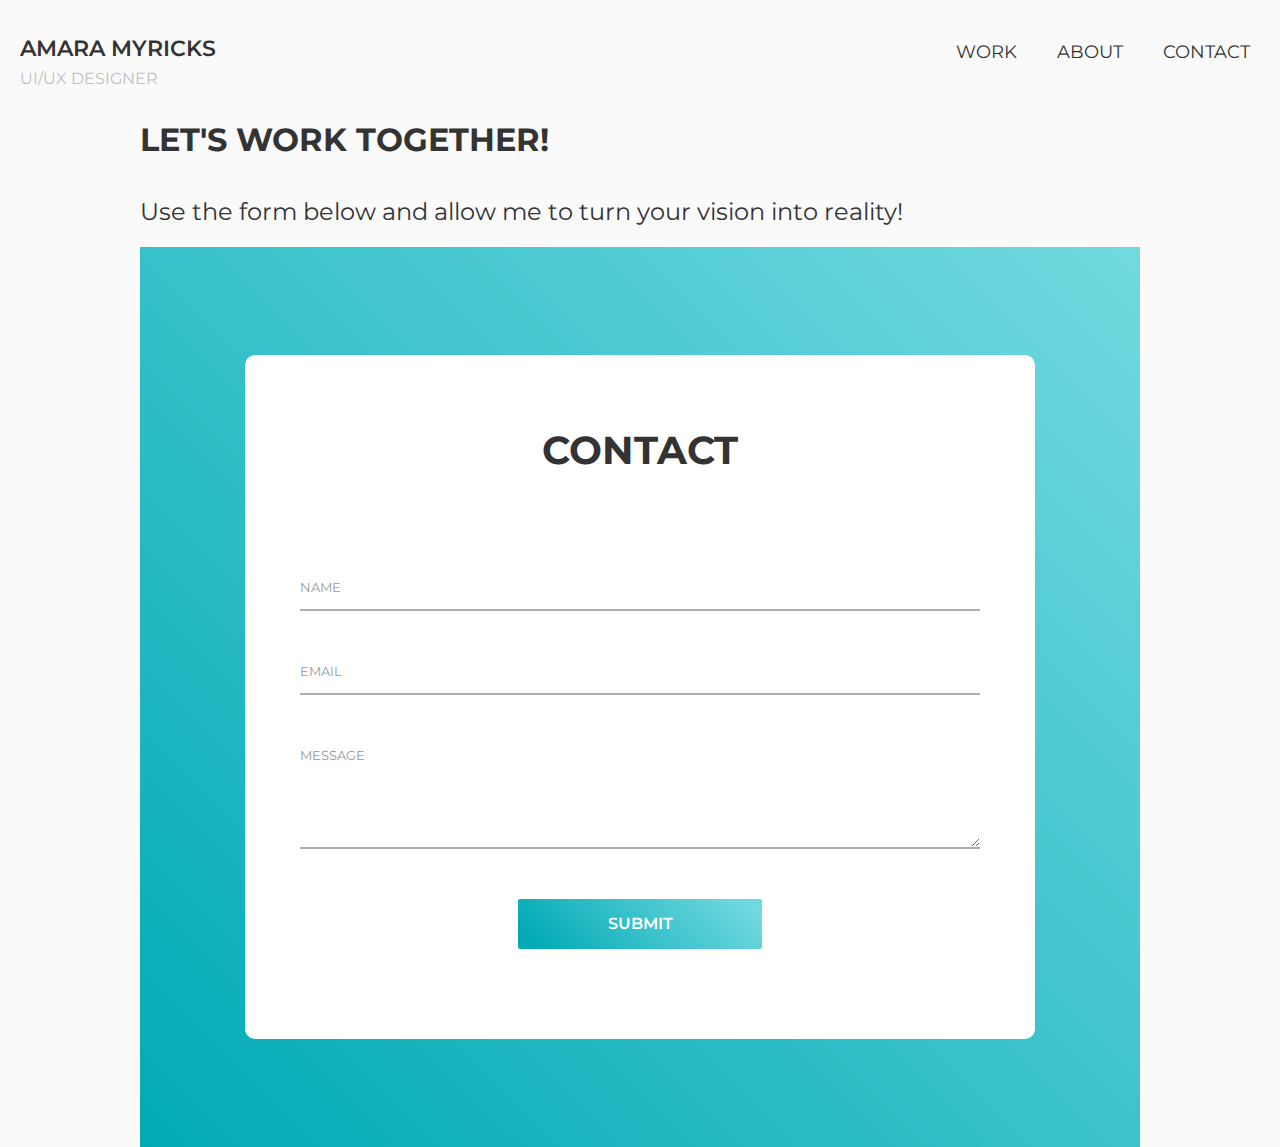
<file: contact/contact.html>
<!doctype html>
<html class="no-js" lang="">

<head>
  <meta charset="utf-8">
  <title>CONTACT</title>
  <meta name="description" content="">
  <meta name="viewport" content="width=device-width, initial-scale=1">

  <link rel="apple-touch-icon" sizes="180x180" href="apple-touch-icon.png">
  <link rel="icon" type="image/png" sizes="32x32" href="favicon-32x32.png">
  <link rel="icon" type="image/png" sizes="16x16" href="favicon-16x16.png">
  <link rel="manifest" href="site.webmanifest">
  <!-- Place favicon.ico in the root directory -->

  <link rel="stylesheet" href="../css/normalize.css">
  <link rel="stylesheet" href="../css/main.css">
  <link href="https://fonts.googleapis.com/css?family=Montserrat:300,400,500,600,700|Raleway:200,300,400,500,600,700&display=swap" rel="stylesheet">
  <link rel="stylesheet" href="../font-awesome/css/font-awesome.min.css">

  <meta name="theme-color" content="#fafafa">
</head>

<body>
  <!--[if IE]>
    <p class="browserupgrade">You are using an <strong>outdated</strong> browser. Please <a href="https://browsehappy.com/">upgrade your browser</a> to improve your experience and security.</p>
  <![endif]-->

  <!-- Add your site or application content here -->
  <div class="container">
    
      <header>
        <nav class="navbar">
              <span class="navbar-toggle" id="js-navbar-toggle">
                  <i class="fa fa-bars"></i>
              </span>
              <a href="../index.html" class="logo">AMARA MYRICKS <span>UI/UX DESIGNER</span></a>
              <ul class="main-nav" id="js-menu">
                  <li>
                      <a href="../index.html" class="nav-links">WORK</a>
                  </li>
                  <li>
                      <a href="../about/about.html" class="nav-links">ABOUT</a>
                  </li>
                  <li>
                      <a href="../contact/contact.html" class="nav-links">CONTACT</a>
                  </li>
              </ul>
        </nav>
      </header>

    <div class="content-wrapper">
      <div id="contact-header">
        <h1>LET'S WORK TOGETHER!</h1>
        <h2>Use the form below and allow me to turn your vision into reality!</h2>
      </div>
      

      <div class="container-contact2">
        <div class="wrap-contact2">
          <form class="contact2-form validate-form" action="contactform.php" method="POST">
            <span class="contact2-form-title">
              CONTACT
            </span>
  
            <div class="wrap-input2 validate-input" data-validate="Name is required">
              <input class="input2" type="text" name="name">
              <span class="focus-input2" data-placeholder="NAME"></span>
            </div>
  
            <div class="wrap-input2 validate-input" data-validate = "Valid email is required: ex@abc.xyz">
              <input class="input2" type="text" name="email">
              <span class="focus-input2" data-placeholder="EMAIL"></span>
            </div>
  
            <div class="wrap-input2 validate-input" data-validate = "Message is required">
              <textarea class="input2" name="message"></textarea>
              <span class="focus-input2" data-placeholder="MESSAGE"></span>
            </div>
  
            <div class="container-contact2-form-btn">
              <div class="wrap-contact2-form-btn">
                <div class="contact2-form-bgbtn"></div>
                <button type="submit" value="Send" class="contact2-form-btn">SUBMIT</button>
              </div>
            </div>
          </form>
        </div>
      </div>

    </div>
  </div>
  
  
  <script src="../js/vendor/modernizr-3.7.1.min.js"></script>
  <script src="https://code.jquery.com/jquery-3.4.1.min.js" integrity="sha256-CSXorXvZcTkaix6Yvo6HppcZGetbYMGWSFlBw8HfCJo=" crossorigin="anonymous"></script>
  <script>window.jQuery || document.write('<script src="../js/vendor/jquery-3.4.1.min.js"><\/script>')</script>
  <script src="../js/plugins.js"></script>
  <script src="../js/main.js"></script>

  <!-- Google Analytics: change UA-XXXXX-Y to be your site's ID. -->
  <script>
    window.ga = function () { ga.q.push(arguments) }; ga.q = []; ga.l = +new Date;
    ga('create', 'UA-XXXXX-Y', 'auto'); ga('set','transport','beacon'); ga('send', 'pageview')
  </script>
  <script src="https://www.google-analytics.com/analytics.js" async></script>
</body>

</html>
</file>
<file: css/main.css>
/*! HTML5 Boilerplate v7.2.0 | MIT License | https://html5boilerplate.com/ */

/* main.css 2.0.0 | MIT License | https://github.com/h5bp/main.css#readme */
/*
 * What follows is the result of much research on cross-browser styling.
 * Credit left inline and big thanks to Nicolas Gallagher, Jonathan Neal,
 * Kroc Camen, and the H5BP dev community and team.
 */

/* ==========================================================================
   Base styles: opinionated defaults
   ========================================================================== */

   html {
    color: #222;
    font-size: 1em;
    line-height: 1.4;
  }
  
  /*
   * Remove text-shadow in selection highlight:
   * https://twitter.com/miketaylr/status/12228805301
   *
   * Vendor-prefixed and regular ::selection selectors cannot be combined:
   * https://stackoverflow.com/a/16982510/7133471
   *
   * Customize the background color to match your design.
   */
  
  ::-moz-selection {
    background: #b3d4fc;
    text-shadow: none;
  }
  
  ::selection {
    background: #b3d4fc;
    text-shadow: none;
  }
  
  /*
   * A better looking default horizontal rule
   */
  
  hr {
    display: block;
    height: 1px;
    border: 0;
    border-top: 1px solid #ccc;
    margin: 1em 0;
    padding: 0;
  }
  
  /*
   * Remove the gap between audio, canvas, iframes,
   * images, videos and the bottom of their containers:
   * https://github.com/h5bp/html5-boilerplate/issues/440
   */
  
  audio,
  canvas,
  iframe,
  img,
  svg,
  video {
    vertical-align: middle;
  }
  
  /*
   * Remove default fieldset styles.
   */
  
  fieldset {
    border: 0;
    margin: 0;
    padding: 0;
  }
  
  /*
   * Allow only vertical resizing of textareas.
   */
  
  textarea {
    resize: vertical;
  }
  
  /* ==========================================================================
     Browser Upgrade Prompt
     ========================================================================== */
  
  .browserupgrade {
    margin: 0.2em 0;
    background: #ccc;
    color: #000;
    padding: 0.2em 0;
  }
  
  /* ==========================================================================
     Author's custom styles
     ========================================================================== */
  
  /* -------------------- General Styles -------------------- */
   
  html {
    font-size: 16px;
  }
   
  body {
    background-color: #fafafa;
    font-size: 1em;
    font-family: 'Montserrat', sans-serif;
    color: #333333;
    line-height:30px;
    text-align: left;
  }
  
  
  .container {
    display:flex;
    justify-content:center;
    align-items:center;
    flex-flow:row wrap;
  }
  
  .main-image img {
      width: 100%;
      padding-bottom: 30px;
  }

  a {
    color:#00BAC7;
  }

  
  /* -------------------- Base Header - Footer Styles -------------------- */
  
  header h1 {
    font-family: 'Montserrat';
    font-size: 20px;
    font-weight:600;
  }
  
  header h2 {
    display:none;
  }
  
  header {
      width: 100%;
  }
  
  /* -------------------- Nav Bar Styles  -------------------- */
  
  * {
    box-sizing: border-box;
    padding: 0;
    margin: 0;
  }
  
  body {
    font-family: 'Montserrat', sans-serif;
  }
  
  .navbar {
    font-size: 18px;
    background-color: transparent;
    padding-bottom: 10px;
  }
  
  .main-nav {
    list-style-type: none;
  }

  .logo{
    font-weight:600;
  }

  .nav-links,
  .logo {
    text-decoration: none;
    color: #333333;
  }
  
  .main-nav li {
    text-align: center;
    margin: 15px auto;
  }
  
  .logo {
    display: inline-block;
    font-size: 22px;
    margin-top: 10px;
    margin-left: 20px;
  }
  
  .logo span {
    display:none;
  }
  
  .navbar-toggle {
    position: absolute;
    top: 10px;
    right: 20px;
    cursor: pointer;
    color: #333333;
    font-size: 22px;
  }

    /* I have hidden the menu so that it’s not visible by default */
  
    .main-nav {
      list-style-type: none;
      display: none;
    }
    
    .active {
      display: block;
    }

/* -------------------- Footer Styles  -------------------- */
  
    footer h4 {
      font-size: 10px;
      font-weight:400;
    }
  
    footer {
      display:flex;
      justify-content:center;
      align-items:center;
    }

/* -------------------- Image Hover Styles -------------------- */
.section-one img {
  padding-bottom:0px;
}

 .section-two img {
  padding-bottom:0px;
}
  
   /* Image Text Hover Effect style */
   .hvrbox {
    position: relative;
    width: 100%;
  }
  
  .image {
    display: block;
    width: 100%;
    height: auto;
  }
  
  .overlay {
    position: absolute;
    top: 0;
    bottom: 0;
    left: 0;
    right: 0;
    height: 100%;
    width: 100%;
    opacity: 0;
    transition: .5s ease;
    background: rgba(0, 0, 0, 0.6);
  }
  
  .hvrbox:hover .overlay {
    opacity: 1;
  }
  
  .text {
    color: white;
    font-size: 20px;
    font-weight: 600;
    line-height:50px;
    position: absolute;
    top: 50%;
    left: 50%;
    -webkit-transform: translate(-50%, -50%);
    -ms-transform: translate(-50%, -50%);
    transform: translate(-50%, -50%);
    text-align: center;
  }



/* ==========================================================================
   Baja Fresh Page - Mobile Styles
   ========================================================================== */
   
   .content-wrapper{
    max-width:1000px;
    width:90%;
    display:flex;
    justify-content:center;
    align-items:center;
    flex-flow:row wrap;
  }
  
  
  .content-wrapper h2,h3,p {
    padding: 20px 0;
  }
  
  h3{
    font-weight:500;
  }

  #lofi{
    width:100%;
  }
  
  section .content-wrapper {
     
    width:100%; 
    display:flex;
    justify-content:center;
    align-items:center;
    padding-bottom: 20px;
  }
  
  input[type=button] {
    width: 300px;
    padding: 20px 5px;
    margin-top: 20px;
    margin-left: 10px;
    margin-right: 10px;
    margin-top: 30px;
    margin-bottom: 10px;
    background-color: #00bac7;
    font-family: 'Montserrat', sans-serif;
    font-weight: 500;
    font-size: 1em;
    color: #ffffff;
    border: none;
    border-radius: 30px;
    text-align: center;
    text-transform: uppercase;
  }

/* ==========================================================================
   City Cycles - Mobile Styles
   ========================================================================== */
   #bullet-group-1,#bullet-group-2 {
    margin:0 20px;
  }
  
  #bullet-group-2 {
    margin:0 0 0 40px;
    padding-right:20px
  }

  .solution li{
    padding-bottom: 10px;
  }

  .hi-fi-images img {
    display:flex;
    align-items:center;
    justify-content:center;
    flex-flow:row wrap;
    width:100%;
    margin-bottom:50px;
}

/* ==========================================================================
   About Page - Mobile Styles
   ========================================================================== */
   .about h1{
    text-align:center;
  }
  
  .about p{
    font-size:1.25em;
    line-height:40px;
  }


/* ==========================================================================
   Contact Page - Mobile Styles
   ========================================================================== */

  /*---------- header area--------------*/

  #contact-header h2{
    font-weight:400;
  }

  #contact-header{
    width:100%;
  }
      
   /*---------------------------------------------*/
   input {
    outline: none;
    border: none;
  }
  
  textarea {
    outline: none;
    border: none;
  }
  
  textarea:focus, input:focus {
    border-color: transparent !important;
  }
  
  input:focus::-webkit-input-placeholder { color:transparent; }
  input:focus:-moz-placeholder { color:transparent; }
  input:focus::-moz-placeholder { color:transparent; }
  input:focus:-ms-input-placeholder { color:transparent; }
  
  textarea:focus::-webkit-input-placeholder { color:transparent; }
  textarea:focus:-moz-placeholder { color:transparent; }
  textarea:focus::-moz-placeholder { color:transparent; }
  textarea:focus:-ms-input-placeholder { color:transparent; }
  
  input::-webkit-input-placeholder { color: #999999; }
  input:-moz-placeholder { color: #999999; }
  input::-moz-placeholder { color: #999999; }
  input:-ms-input-placeholder { color: #999999; }
  
  textarea::-webkit-input-placeholder { color: #999999; }
  textarea:-moz-placeholder { color: #999999; }
  textarea::-moz-placeholder { color: #999999; }
  textarea:-ms-input-placeholder { color: #999999; }
  
  /*---------------------------------------------*/
  button {
    outline: none !important;
    border: none;
    background: transparent;
  }
  
  button:hover {
    cursor: pointer;
  }
  
  iframe {
    border: none !important;
  }
  
  
  
  
  
  /*//////////////////////////////////////////////////////////////////
  [ Contact 2 ]*/
     .container-contact2 {
      width: 100%;  
      min-height: 100vh;
      display: -webkit-box;
      display: -webkit-flex;
      display: -moz-box;
      display: -ms-flexbox;
      display: flex;
      flex-wrap: wrap;
      justify-content: center;
      align-items: center;
      padding: 15px;
      background: rgb(0,186,199);
      background: -webkit-linear-gradient(45deg, rgb(0,170,181), rgb(115,217,224));
      background: -o-linear-gradient(45deg, rgb(0,170,181), rgb(115,217,224));
      background: -moz-linear-gradient(45deg, rgb(0,170,181), rgb(115,217,224));
      background: linear-gradient(45deg, rgb(0,170,181), rgb(115,217,224));
    }
    
    .wrap-contact2 {
      width: 790px;
      background: #fff;
      border-radius: 10px;
      overflow: hidden;
      padding: 72px 55px 90px 55px;
    }
    
    
    /*------------------------------------------------------------------
    [  ]*/
    
    .contact2-form {
      width: 100%;
    }
    
    .contact2-form-title {
      display: block;
      font-family: Montserrat;
      font-weight:700;
      font-size: 39px;
      color: #333333;
      line-height: 1.2;
      text-align: center;
      padding-bottom: 90px;
    }
    
    
    
    /*------------------------------------------------------------------
    [  ]*/
    
    .wrap-input2 {
      width: 100%;
      position: relative;
      border-bottom: 2px solid #adadad;
      margin-bottom: 37px;
    }
    
    .input2 {
      display: block;
      width: 100%;
      font-family: Montserrat;
      font-size: 15px;
      color: #555555;
      line-height: 1.2;
    }
    
    .focus-input2 {
      position: absolute;
      display: block;
      width: 100%;
      height: 100%;
      top: 0;
      left: 0;
      pointer-events: none;
    }
    
    .focus-input2::before {
      content: "";
      display: block;
      position: absolute;
      bottom: -2px;
      left: 0;
      width: 0;
      height: 2px;
    
      -webkit-transition: all 0.4s;
      -o-transition: all 0.4s;
      -moz-transition: all 0.4s;
      transition: all 0.4s;
    
      background: rgb(0,186,199);
      background: -webkit-linear-gradient(45deg, #00AAB5, #73D9E0);
      background: -o-linear-gradient(45deg, #00AAB5, #73D9E0);
      background: -moz-linear-gradient(45deg, #00AAB5, #73D9E0);
      background: linear-gradient(45deg, #00AAB5, #73D9E0);
    }
    
    .focus-input2::after {
      content: attr(data-placeholder);
      display: block;
      width: 100%;
      position: absolute;
      top: 0px;
      left: 0;
    
      font-family: Montserrat;
      font-size: 13px;
      color: #999999;
      line-height: 1.2;
    
      -webkit-transition: all 0.4s;
      -o-transition: all 0.4s;
      -moz-transition: all 0.4s;
      transition: all 0.4s;
    }
    
    /*---------------------------------------------*/
    input.input2 {
      height: 45px;
    }
    
    input.input2 + .focus-input2::after {
      top: 16px;
      left: 0;
    }
    
    textarea.input2 {
      min-height: 115px;
      padding-top: 13px;
      padding-bottom: 13px;
    }
    
    textarea.input2 + .focus-input2::after {
      top: 16px;
      left: 0;
    }
    
    .input2:focus + .focus-input2::after {
      top: -13px;
    }
    
    .input2:focus + .focus-input2::before {
      width: 100%;
    }
    
    .has-val.input2 + .focus-input2::after {
      top: -13px;
    }
    
    .has-val.input2 + .focus-input2::before {
      width: 100%;
    }
    
    /*------------------------------------------------------------------
    [ Button ]*/
    .container-contact2-form-btn {
      display: -webkit-box;
      display: -webkit-flex;
      display: -moz-box;
      display: -ms-flexbox;
      display: flex;
      flex-wrap: wrap;
      justify-content: center;
      padding-top: 13px;
    }
    
    .wrap-contact2-form-btn {
      display: block;
      position: relative;
      z-index: 1;
      border-radius: 2px;
      width: auto;
      overflow: hidden;
      margin: 0 auto;
    }
    
    .contact2-form-bgbtn {
      position: absolute;
      z-index: -1;
      width: 300%;
      height: 100%;
      background: rgb(0,186,199);
      background: -webkit-linear-gradient(-135deg, #00AAB5, #73D9E0, #00AAB5, #73D9E0);
      background: -o-linear-gradient(-135deg, #00AAB5, #73D9E0, #00AAB5, #73D9E0);
      background: -moz-linear-gradient(-135deg, #00AAB5, #73D9E0, #00AAB5, #73D9E0);
      background: linear-gradient(-135deg, #00AAB5, #73D9E0, #00AAB5, #73D9E0);
      top: 0;
      left: -100%;
    
      -webkit-transition: all 0.4s;
      -o-transition: all 0.4s;
      -moz-transition: all 0.4s;
      transition: all 0.4s;
    }
    
    .contact2-form-btn {
      display: -webkit-box;
      display: -webkit-flex;
      display: -moz-box;
      display: -ms-flexbox;
      display: flex;
      justify-content: center;
      align-items: center;
      padding: 0 20px;
      min-width: 244px;
      height: 50px;
    
     
    
      font-family: Montserrat;
      font-weight:600;
      font-size: 16px;
      color: #fff;
      line-height: 1.2;
      
    
    }
    
    .wrap-contact2-form-btn:hover .contact2-form-bgbtn {
      left: 0;
    }
    
    /*------------------------------------------------------------------
    [ Responsive ]*/
    
    @media (max-width: 576px) {
      .wrap-contact2 {
        padding: 72px 15px 90px 15px;
      }
    }
    
    
    
    /*------------------------------------------------------------------
    [ Alert validate ]*/
    
    .validate-input {
      position: relative;
    }
    
    .alert-validate::before {
      content: attr(data-validate);
      position: absolute;
      max-width: 70%;
      background-color: white;
      border: 1px solid #c80000;
      border-radius: 2px;
      padding: 4px 25px 4px 10px;
      top: 50%;
      -webkit-transform: translateY(-50%);
      -moz-transform: translateY(-50%);
      -ms-transform: translateY(-50%);
      -o-transform: translateY(-50%);
      transform: translateY(-50%);
      right: 0px;
      pointer-events: none;
    
      font-family: Poppins-Regular;
      color: #c80000;
      font-size: 13px;
      line-height: 1.4;
      text-align: left;
    
      visibility: hidden;
      opacity: 0;
    
      -webkit-transition: opacity 0.4s;
      -o-transition: opacity 0.4s;
      -moz-transition: opacity 0.4s;
      transition: opacity 0.4s;
    }
    
    .alert-validate::after {
      content: "\f12a";
      font-family: FontAwesome;
      display: block;
      position: absolute;
      color: #c80000;
      font-size: 16px;
      top: 50%;
      -webkit-transform: translateY(-50%);
      -moz-transform: translateY(-50%);
      -ms-transform: translateY(-50%);
      -o-transform: translateY(-50%);
      transform: translateY(-50%);
      right: 8px;
    }
    
    .alert-validate:hover:before {
      visibility: visible;
      opacity: 1;
    }
    
    @media (max-width: 992px) {
      .alert-validate::before {
        visibility: visible;
        opacity: 1;
      }
    }
     
  
  /* ==========================================================================
     Helper classes
     ========================================================================== */
  
  /*
   * Hide visually and from screen readers
   */
  
  .hidden {
    display: none !important;
  }
  
  /*
  * Hide only visually, but have it available for screen readers:
  * https://snook.ca/archives/html_and_css/hiding-content-for-accessibility
  *
  * 1. For long content, line feeds are not interpreted as spaces and small width
  *    causes content to wrap 1 word per line:
  *    https://medium.com/@jessebeach/beware-smushed-off-screen-accessible-text-5952a4c2cbfe
  */
  
  .sr-only {
    border: 0;
    clip: rect(0, 0, 0, 0);
    height: 1px;
    margin: -1px;
    overflow: hidden;
    padding: 0;
    position: absolute;
    white-space: nowrap;
    width: 1px;
    /* 1 */
  }
  
  /*
  * Extends the .sr-only class to allow the element
  * to be focusable when navigated to via the keyboard:
  * https://www.drupal.org/node/897638
  */
  
  .sr-only.focusable:active,
  .sr-only.focusable:focus {
    clip: auto;
    height: auto;
    margin: 0;
    overflow: visible;
    position: static;
    white-space: inherit;
    width: auto;
  }
  
  /*
  * Hide visually and from screen readers, but maintain layout
  */
  
  .invisible {
    visibility: hidden;
  }
  
  /*
  * Clearfix: contain floats
  *
  * For modern browsers
  * 1. The space content is one way to avoid an Opera bug when the
  *    `contenteditable` attribute is included anywhere else in the document.
  *    Otherwise it causes space to appear at the top and bottom of elements
  *    that receive the `clearfix` class.
  * 2. The use of `table` rather than `block` is only necessary if using
  *    `:before` to contain the top-margins of child elements.
  */
  
  .clearfix:before,
  .clearfix:after {
    content: " ";
    /* 1 */
    display: table;
    /* 2 */
  }
  
  .clearfix:after {
    clear: both;
  }
  
  /* ==========================================================================
     EXAMPLE Media Queries for Responsive Design.
     These examples override the primary ('mobile first') styles.
     Modify as content requires.
     ========================================================================== */
   
   /* ==========================================================================
   Baja Fresh Page - Tablet Styles
   ========================================================================== */
     @media screen and (min-width: 768px) {
      
      /*Baja Fresh*/

      .text {
        color: white;
        font-size: 40px;
        font-weight: 700;
        position: absolute;
        top: 50%;
        left: 50%;
        -webkit-transform: translate(-50%, -50%);
        -ms-transform: translate(-50%, -50%);
        transform: translate(-50%, -50%);
        text-align: center;
      }
     }

    
     @media screen and (min-width: 1024px) {

      /*Baja Fresh*/

      .top-section  {
        display:flex;
        width:100%;
        height:100%;
      }

      .section-one img {
        display: flex;
        justify-content: center;
        align-items: center;
        max-width: 1400px;
        height: 100%;
        padding-bottom:0px;
      }

       .section-two img {
        display: flex;
        justify-content: center;
        align-items: center;
        max-width: 1000px;
        height: 100%;
        padding-bottom:0px;
      }

       .bottom-section img{ 
        max-width: 100%;
        max-height:100%;
      }

       .text {
        color: white;
        font-size: 35px;
        font-weight: 700;
        position: absolute;
        top: 50%;
        left: 50%;
        -webkit-transform: translate(-50%, -50%);
        -ms-transform: translate(-50%, -50%);
        transform: translate(-50%, -50%);
        text-align: center;
      }

      .logo span {
        display:block;
        font-size:16px;
        font-weight:400;
        color:silver;
   
      }

      .navbar {
        display: flex;
        justify-content: space-between;
        padding-bottom: 0;
        height: 100%;
        width:100%;
        align-items: center;
      }
    
      .main-nav {
        display: flex;
        margin-right: 30px;
        flex-direction: row;
        justify-content: flex-end;
      }
    
      .main-nav li {
        margin: 0;
      }
    
      .nav-links {
        margin-left: 40px;
      }
    
       .logo {
        display: inline-block;
        font-size: 22px;
        padding-top: 24px;
        padding-bottom: 10px;
        margin-left: 20px;
      }
    
      .navbar-toggle {
        display: none;
      }
    
      .logo:hover,
      .nav-links:hover {
        color: #d3d3d3;
      }

      footer h4 {
        font-size: 12px;
        font-weight: 500;
      }
    }

     /* ==========================================================================
   Baja Fresh Page - Desktop Styles
   ========================================================================== */
        
    @media screen and (min-width: 1200px) {
     
      /*Baja Fresh*/

      div .content-wrapper{
        width:80%;
        padding: 0;
      }
 
      section .content-wrapper {
        margin:0 90px;
 
      }
 
     }

    @media screen and (min-width: 1440px) {
      /*Baja Fresh*/
      .top-section  {
        display:flex;
        width:100%;
        height:100%;
      }

      .section-one img {
        display: flex;
        justify-content: center;
        align-items: center;
        max-width: 1400px;
        height: 100%;
      }

       .section-two img {
        display: flex;
        justify-content: center;
        align-items: center;
        max-width: 1000px;
        height:100%;
      }

       .bottom-section img{ 
        max-width: 100%;
        max-height:100%;
      }
    }

    @media screen and (min-width: 2560px) {
      /*Baja Fresh*/
      .top-section  {
        display:flex;
        width:100%;
        height:100%;
      }

      .section-one img {
        display: flex;
        justify-content: center;
        align-items: center;
        max-width: 100%;
        height: 100%;
      }

       .section-two img {
        display: flex;
        justify-content: center;
        align-items: center;
        max-width: 1600px;
        height:100%;
      }

       .bottom-section img{ 
        max-width: 100%;
        max-height:1650px;
      }

       .text {
        color: white;
        font-size: 68px;
        font-weight: 700;
        position: absolute;
        top: 50%;
        left: 50%;
        -webkit-transform: translate(-50%, -50%);
        -ms-transform: translate(-50%, -50%);
        transform: translate(-50%, -50%);
        text-align: center;
      }
    }
  
  
  @media print,
    (-webkit-min-device-pixel-ratio: 1.25),
    (min-resolution: 1.25dppx),
    (min-resolution: 120dpi) {
    /* Style adjustments for high resolution devices */
  }
  
  /* ==========================================================================
     Print styles.
     Inlined to avoid the additional HTTP request:
     https://www.phpied.com/delay-loading-your-print-css/
     ========================================================================== */
  
  @media print {
    *,
    *:before,
    *:after {
      background: transparent !important;
      color: #000 !important;
      /* Black prints faster */
      -webkit-box-shadow: none !important;
      box-shadow: none !important;
      text-shadow: none !important;
    }
    a,
    a:visited {
      text-decoration: underline;
    }
    a[href]:after {
      content: " (" attr(href) ")";
    }
    abbr[title]:after {
      content: " (" attr(title) ")";
    }
    /*
       * Don't show links that are fragment identifiers,
       * or use the `javascript:` pseudo protocol
       */
    a[href^="#"]:after,
    a[href^="javascript:"]:after {
      content: "";
    }
    pre {
      white-space: pre-wrap !important;
    }
    pre,
    blockquote {
      border: 1px solid #999;
      page-break-inside: avoid;
    }
    /*
       * Printing Tables:
       * https://web.archive.org/web/20180815150934/http://css-discuss.incutio.com/wiki/Printing_Tables
       */
    thead {
      display: table-header-group;
    }
    tr,
    img {
      page-break-inside: avoid;
    }
    p,
    h2,
    h3 {
      orphans: 3;
      widows: 3;
    }
    h2,
    h3 {
      page-break-after: avoid;
    }
  }
  
  /*Closing CSS - Testing*/
  /*Closing CSS - Testing 2*/
  /*Closing CSS - Testing 3*/
</file>
